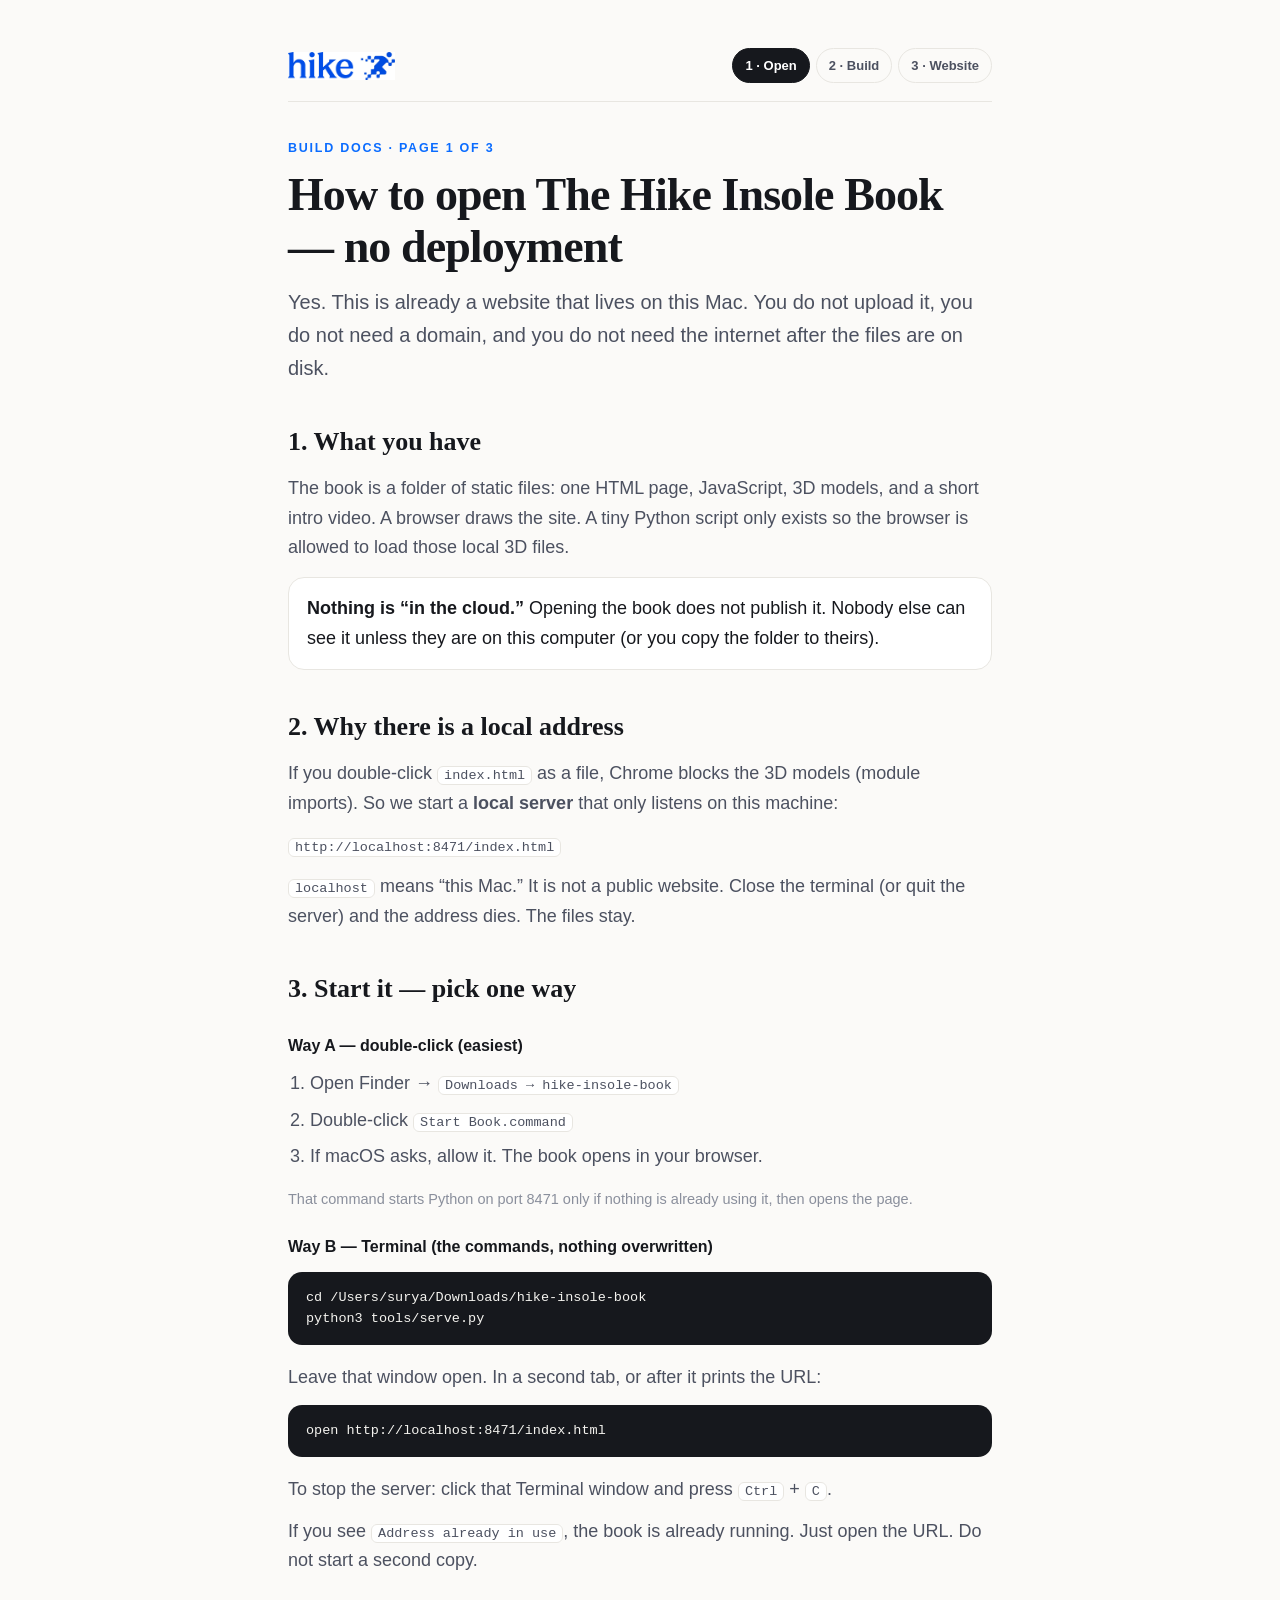
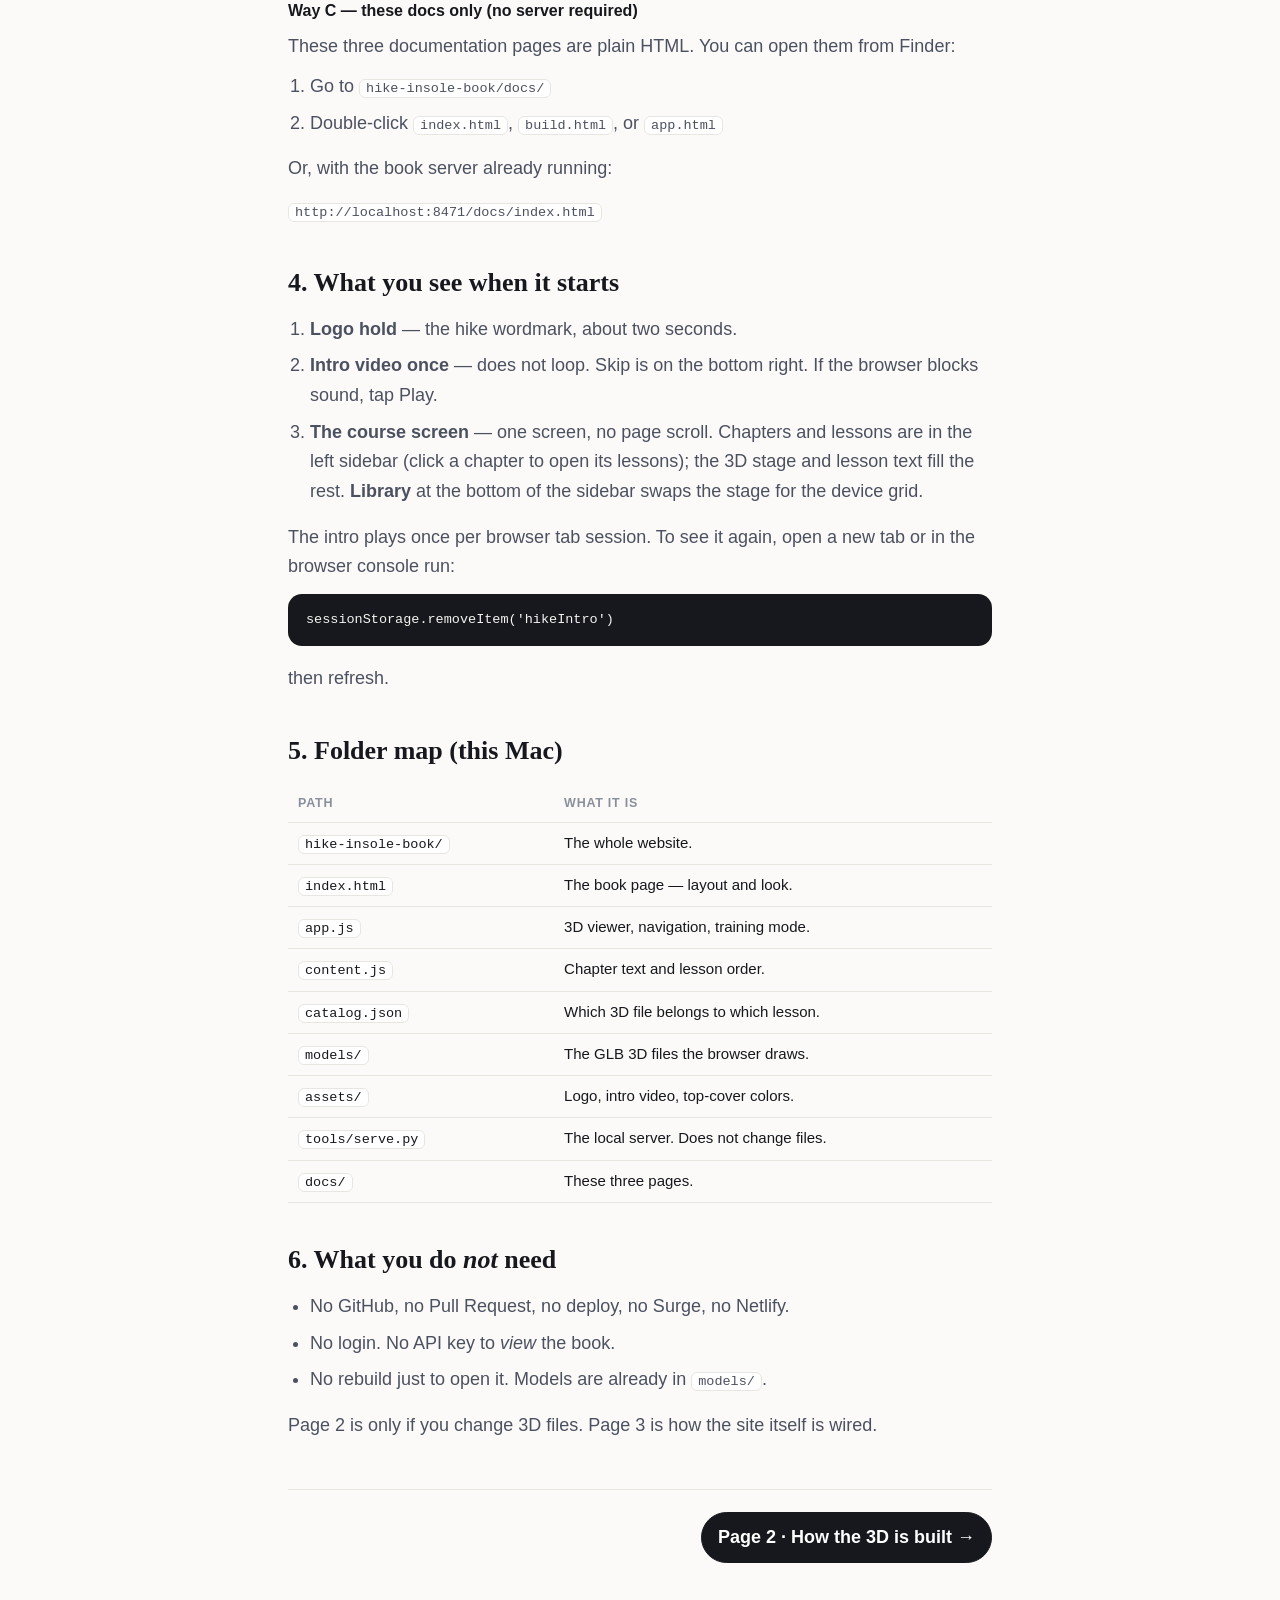
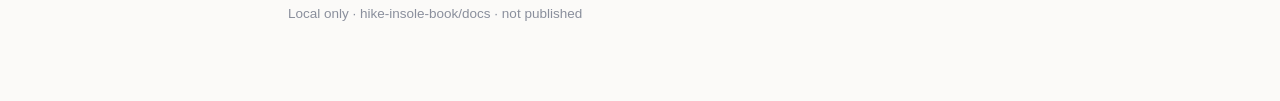
<file: docs/index.html>
<!doctype html>
<html lang="en">
<head>
<meta charset="utf-8">
<meta name="viewport" content="width=device-width, initial-scale=1">
<title>Page 1 · How to open the book</title>
<link rel="stylesheet" href="./docs.css">
</head>
<body>
<div class="wrap">
  <header>
    <img src="../assets/hike-logo.jpg" alt="hike">
    <nav>
      <a class="on" href="./index.html">1 · Open</a>
      <a href="./build.html">2 · Build</a>
      <a href="./app.html">3 · Website</a>
    </nav>
  </header>

  <div class="kicker">Build docs · Page 1 of 3</div>
  <h1>How to open The Hike Insole Book — no deployment</h1>
  <p class="lede">Yes. This is already a website that lives on this Mac. You do not upload it, you do not need a domain, and you do not need the internet after the files are on disk.</p>

  <h2>1. What you have</h2>
  <p>The book is a folder of static files: one HTML page, JavaScript, 3D models, and a short intro video. A browser draws the site. A tiny Python script only exists so the browser is allowed to load those local 3D files.</p>
  <div class="card">
    <b>Nothing is “in the cloud.”</b> Opening the book does not publish it. Nobody else can see it unless they are on this computer (or you copy the folder to theirs).
  </div>

  <h2>2. Why there is a local address</h2>
  <p>If you double-click <code>index.html</code> as a file, Chrome blocks the 3D models (module imports). So we start a <b>local server</b> that only listens on this machine:</p>
  <p><code>http://localhost:8471/index.html</code></p>
  <p><code>localhost</code> means “this Mac.” It is not a public website. Close the terminal (or quit the server) and the address dies. The files stay.</p>

  <h2>3. Start it — pick one way</h2>
  <h3>Way A — double-click (easiest)</h3>
  <ol class="steps">
    <li>Open Finder → <span class="path">Downloads → hike-insole-book</span></li>
    <li>Double-click <span class="path">Start Book.command</span></li>
    <li>If macOS asks, allow it. The book opens in your browser.</li>
  </ol>
  <p class="note">That command starts Python on port 8471 only if nothing is already using it, then opens the page.</p>

  <h3>Way B — Terminal (the commands, nothing overwritten)</h3>
<pre><code>cd /Users/surya/Downloads/hike-insole-book
python3 tools/serve.py</code></pre>
  <p>Leave that window open. In a second tab, or after it prints the URL:</p>
<pre><code>open http://localhost:8471/index.html</code></pre>
  <p>To stop the server: click that Terminal window and press <kbd>Ctrl</kbd> + <kbd>C</kbd>.</p>
  <p>If you see <code>Address already in use</code>, the book is already running. Just open the URL. Do not start a second copy.</p>

  <h3>Way C — these docs only (no server required)</h3>
  <p>These three documentation pages are plain HTML. You can open them from Finder:</p>
  <ol class="steps">
    <li>Go to <span class="path">hike-insole-book/docs/</span></li>
    <li>Double-click <span class="path">index.html</span>, <span class="path">build.html</span>, or <span class="path">app.html</span></li>
  </ol>
  <p>Or, with the book server already running:</p>
  <p><code>http://localhost:8471/docs/index.html</code></p>

  <h2>4. What you see when it starts</h2>
  <ol class="steps">
    <li><b>Logo hold</b> — the hike wordmark, about two seconds.</li>
    <li><b>Intro video once</b> — does not loop. Skip is on the bottom right. If the browser blocks sound, tap Play.</li>
    <li><b>The course screen</b> — one screen, no page scroll. Chapters and lessons are in the left sidebar (click a chapter to open its lessons); the 3D stage and lesson text fill the rest. <b>Library</b> at the bottom of the sidebar swaps the stage for the device grid.</li>
  </ol>
  <p>The intro plays once per browser tab session. To see it again, open a new tab or in the browser console run:</p>
<pre><code>sessionStorage.removeItem('hikeIntro')</code></pre>
  <p>then refresh.</p>

  <h2>5. Folder map (this Mac)</h2>
  <table>
    <tr><th>Path</th><th>What it is</th></tr>
    <tr><td><span class="path">hike-insole-book/</span></td><td>The whole website.</td></tr>
    <tr><td><span class="path">index.html</span></td><td>The book page — layout and look.</td></tr>
    <tr><td><span class="path">app.js</span></td><td>3D viewer, navigation, training mode.</td></tr>
    <tr><td><span class="path">content.js</span></td><td>Chapter text and lesson order.</td></tr>
    <tr><td><span class="path">catalog.json</span></td><td>Which 3D file belongs to which lesson.</td></tr>
    <tr><td><span class="path">models/</span></td><td>The GLB 3D files the browser draws.</td></tr>
    <tr><td><span class="path">assets/</span></td><td>Logo, intro video, top-cover colors.</td></tr>
    <tr><td><span class="path">tools/serve.py</span></td><td>The local server. Does not change files.</td></tr>
    <tr><td><span class="path">docs/</span></td><td>These three pages.</td></tr>
  </table>

  <h2>6. What you do <em>not</em> need</h2>
  <ul class="plain">
    <li>No GitHub, no Pull Request, no deploy, no Surge, no Netlify.</li>
    <li>No login. No API key to <em>view</em> the book.</li>
    <li>No rebuild just to open it. Models are already in <span class="path">models/</span>.</li>
  </ul>
  <p>Page 2 is only if you change 3D files. Page 3 is how the site itself is wired.</p>

  <div class="pager">
    <span></span>
    <a class="next" href="./build.html">Page 2 · How the 3D is built →</a>
  </div>
  <footer>Local only · hike-insole-book/docs · not published</footer>
</div>
</body>
</html>
</file>
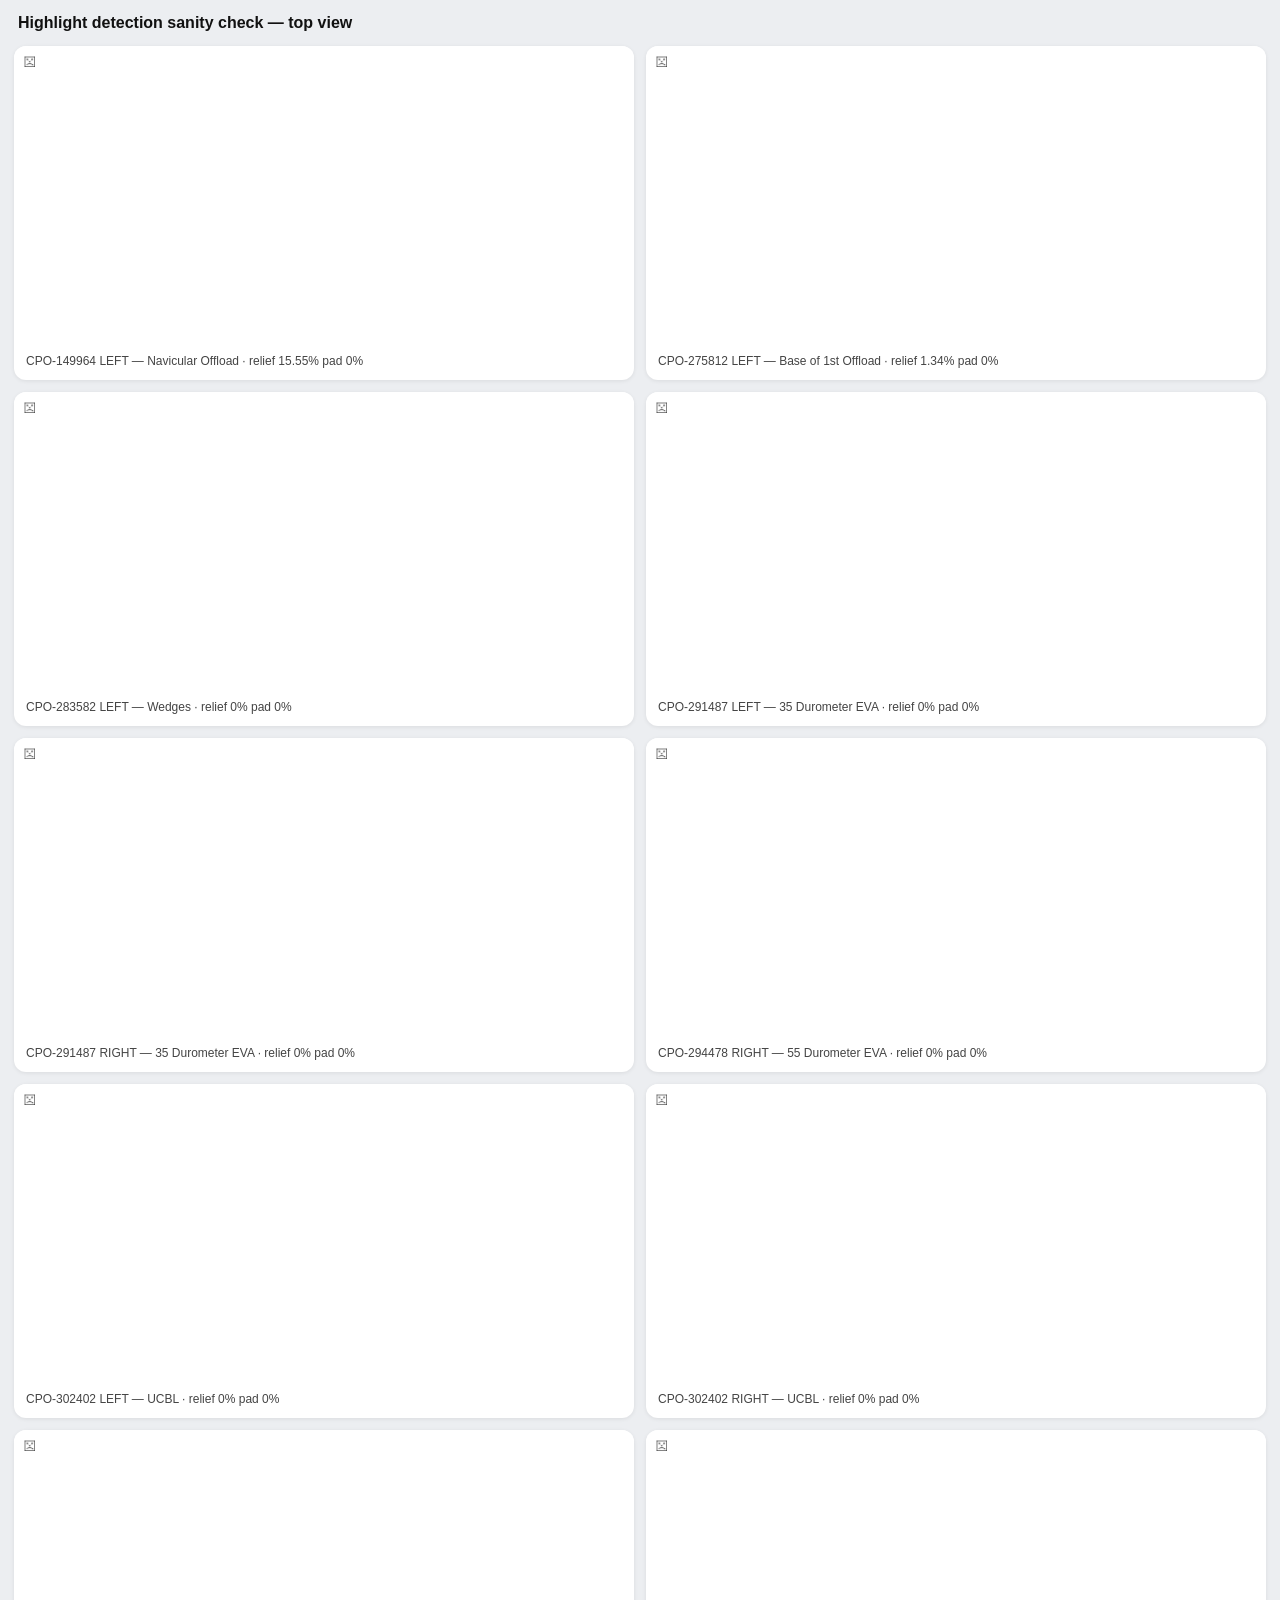
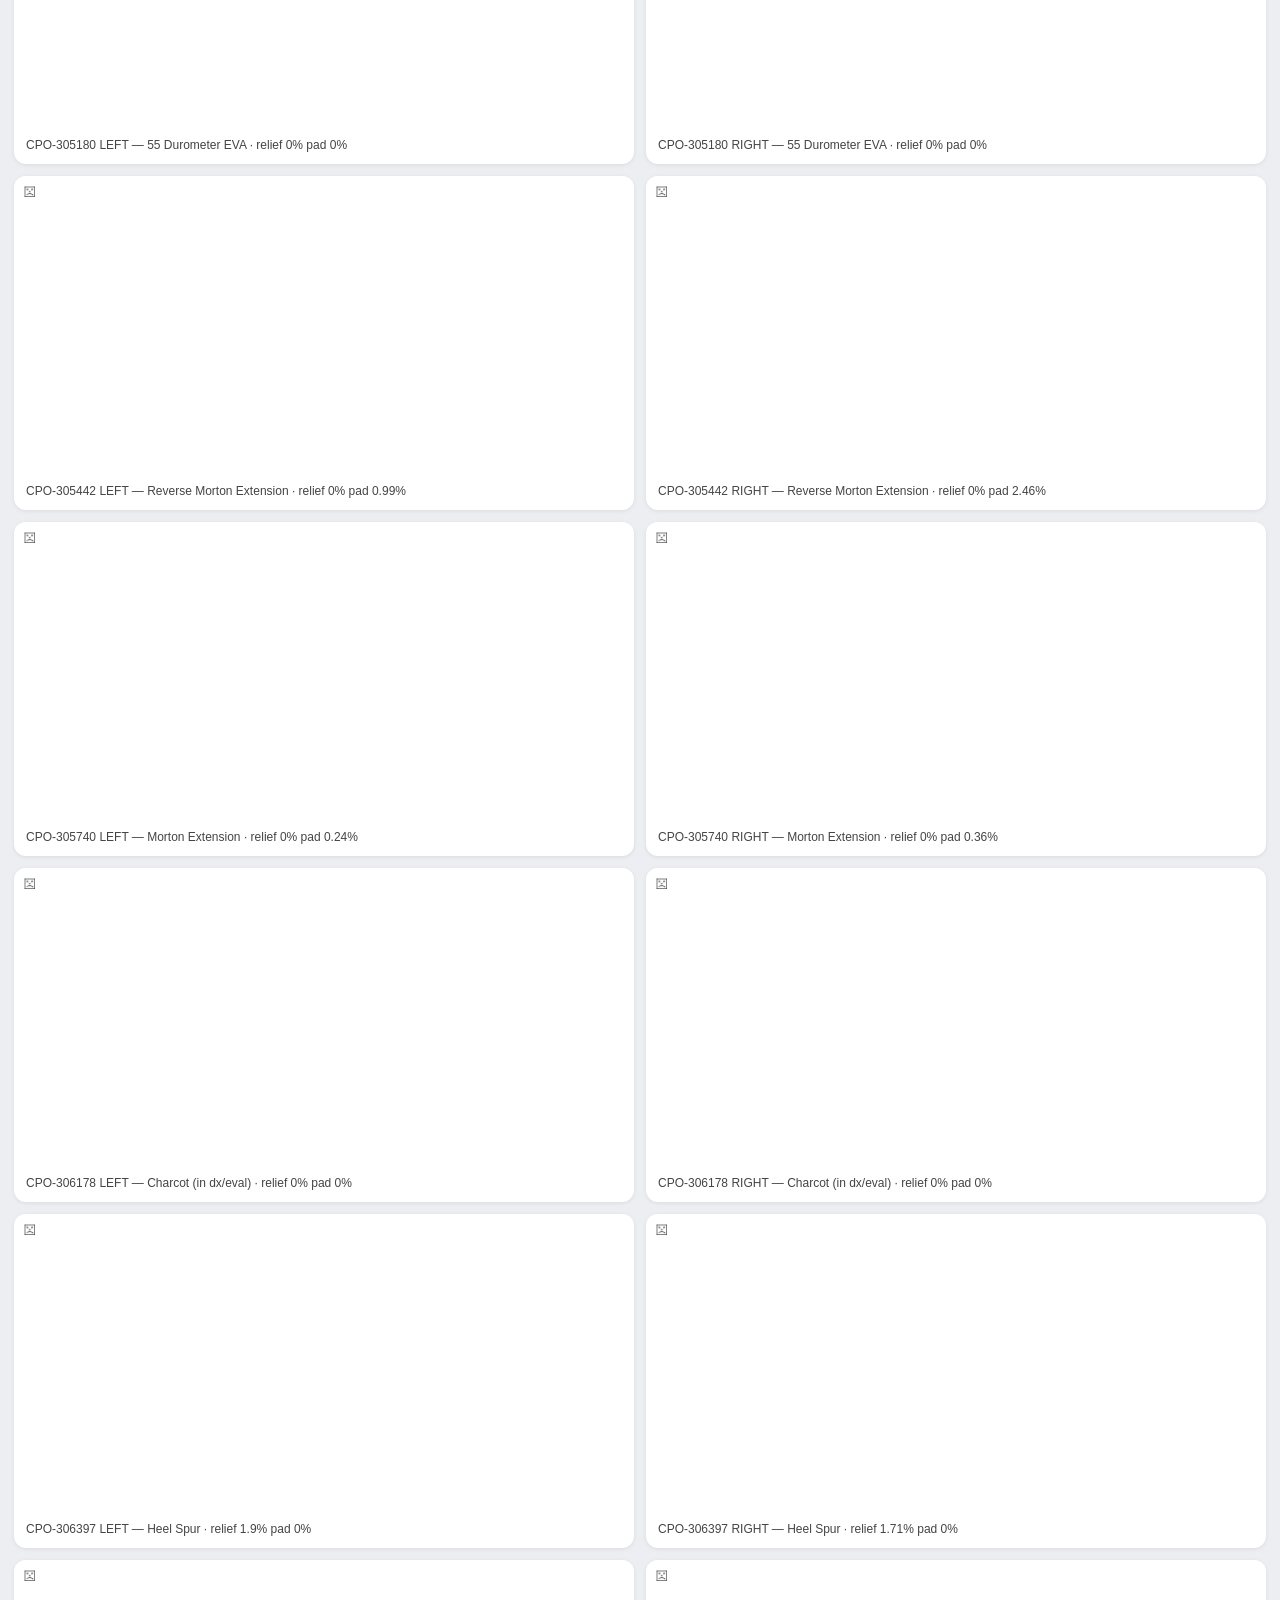
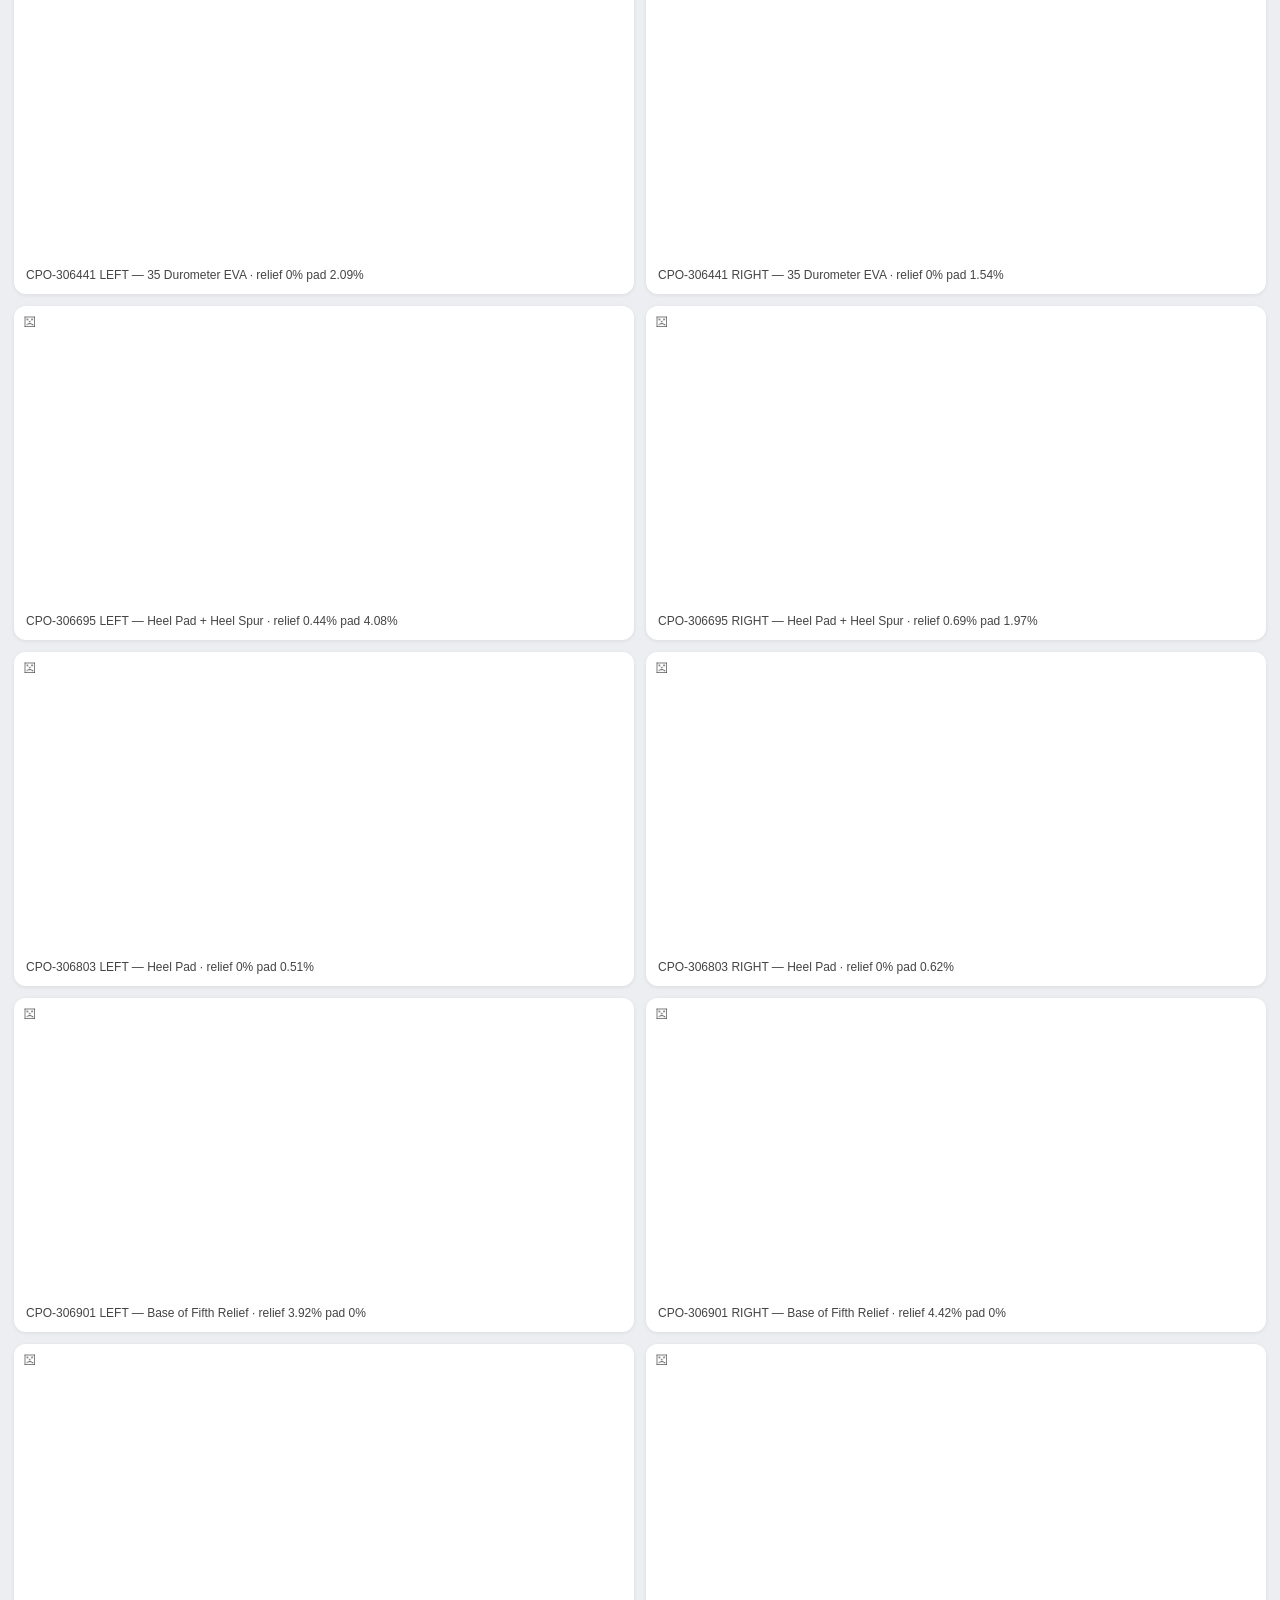
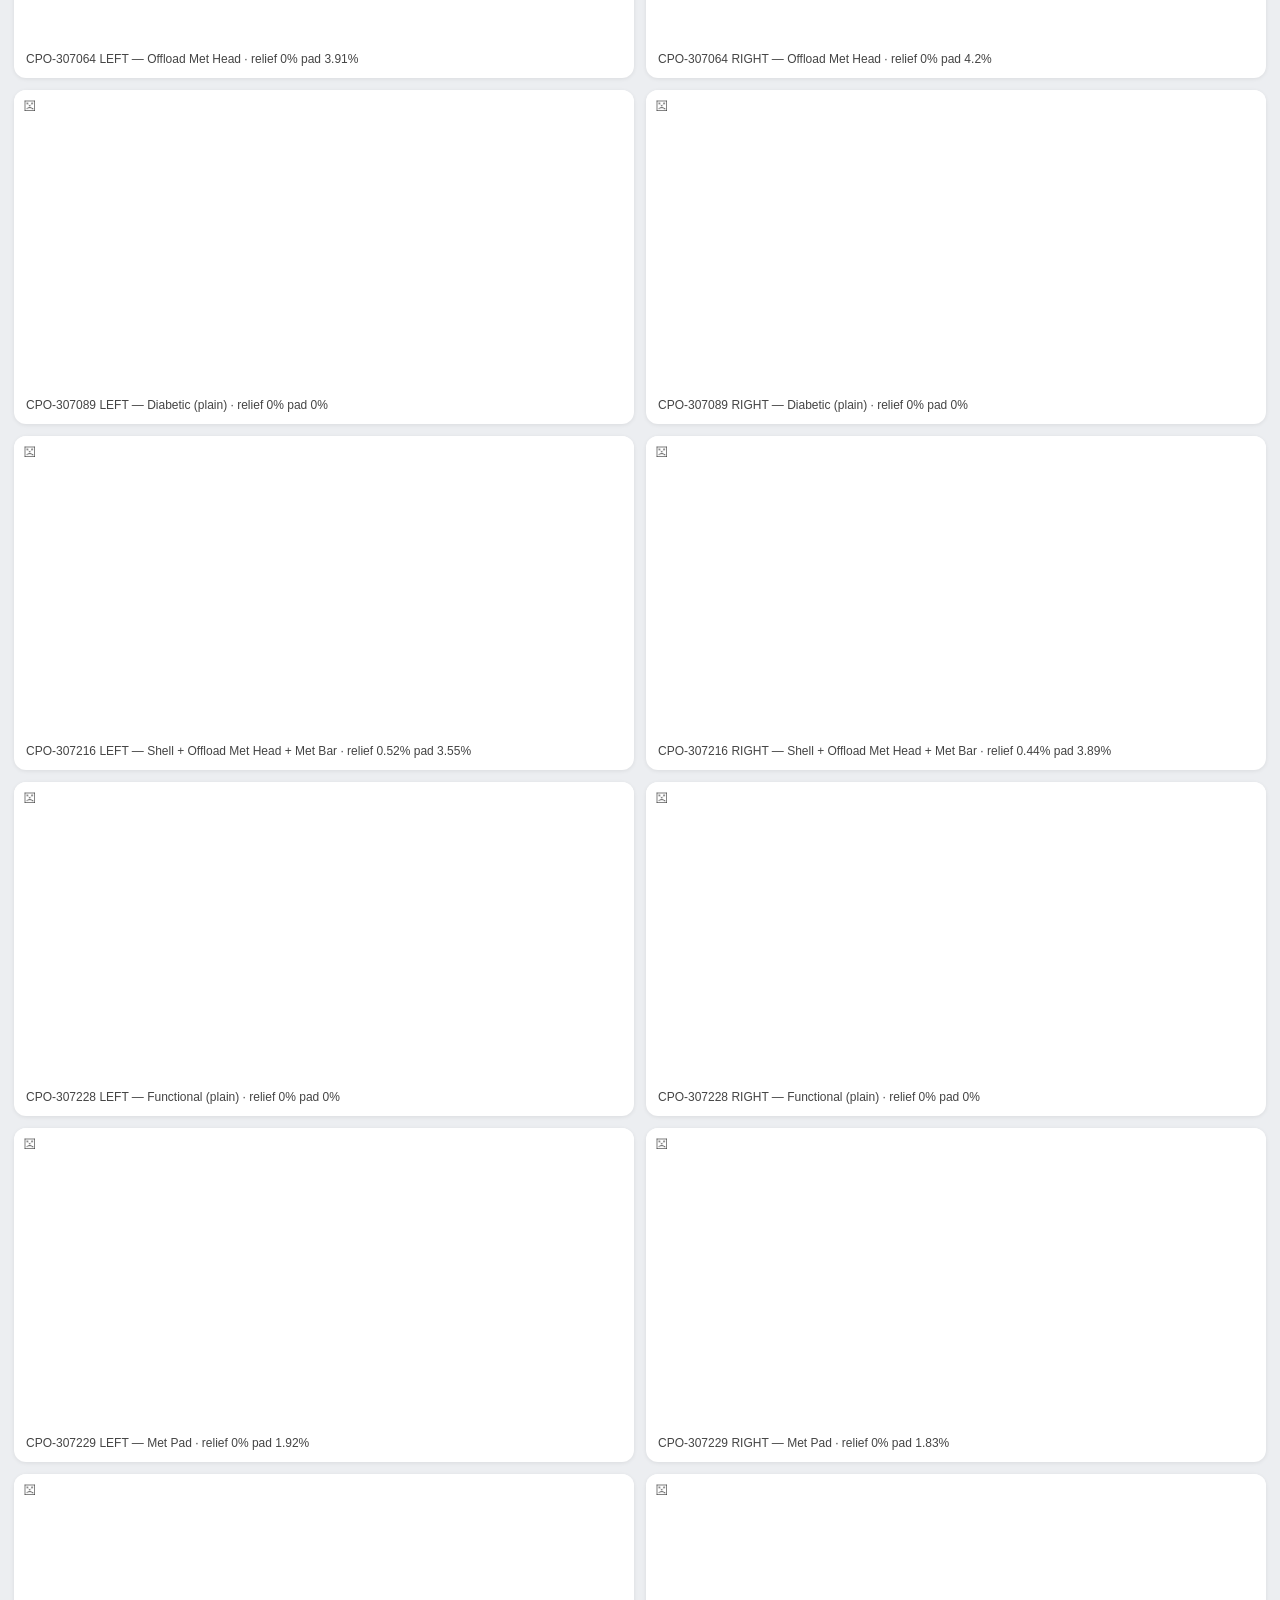
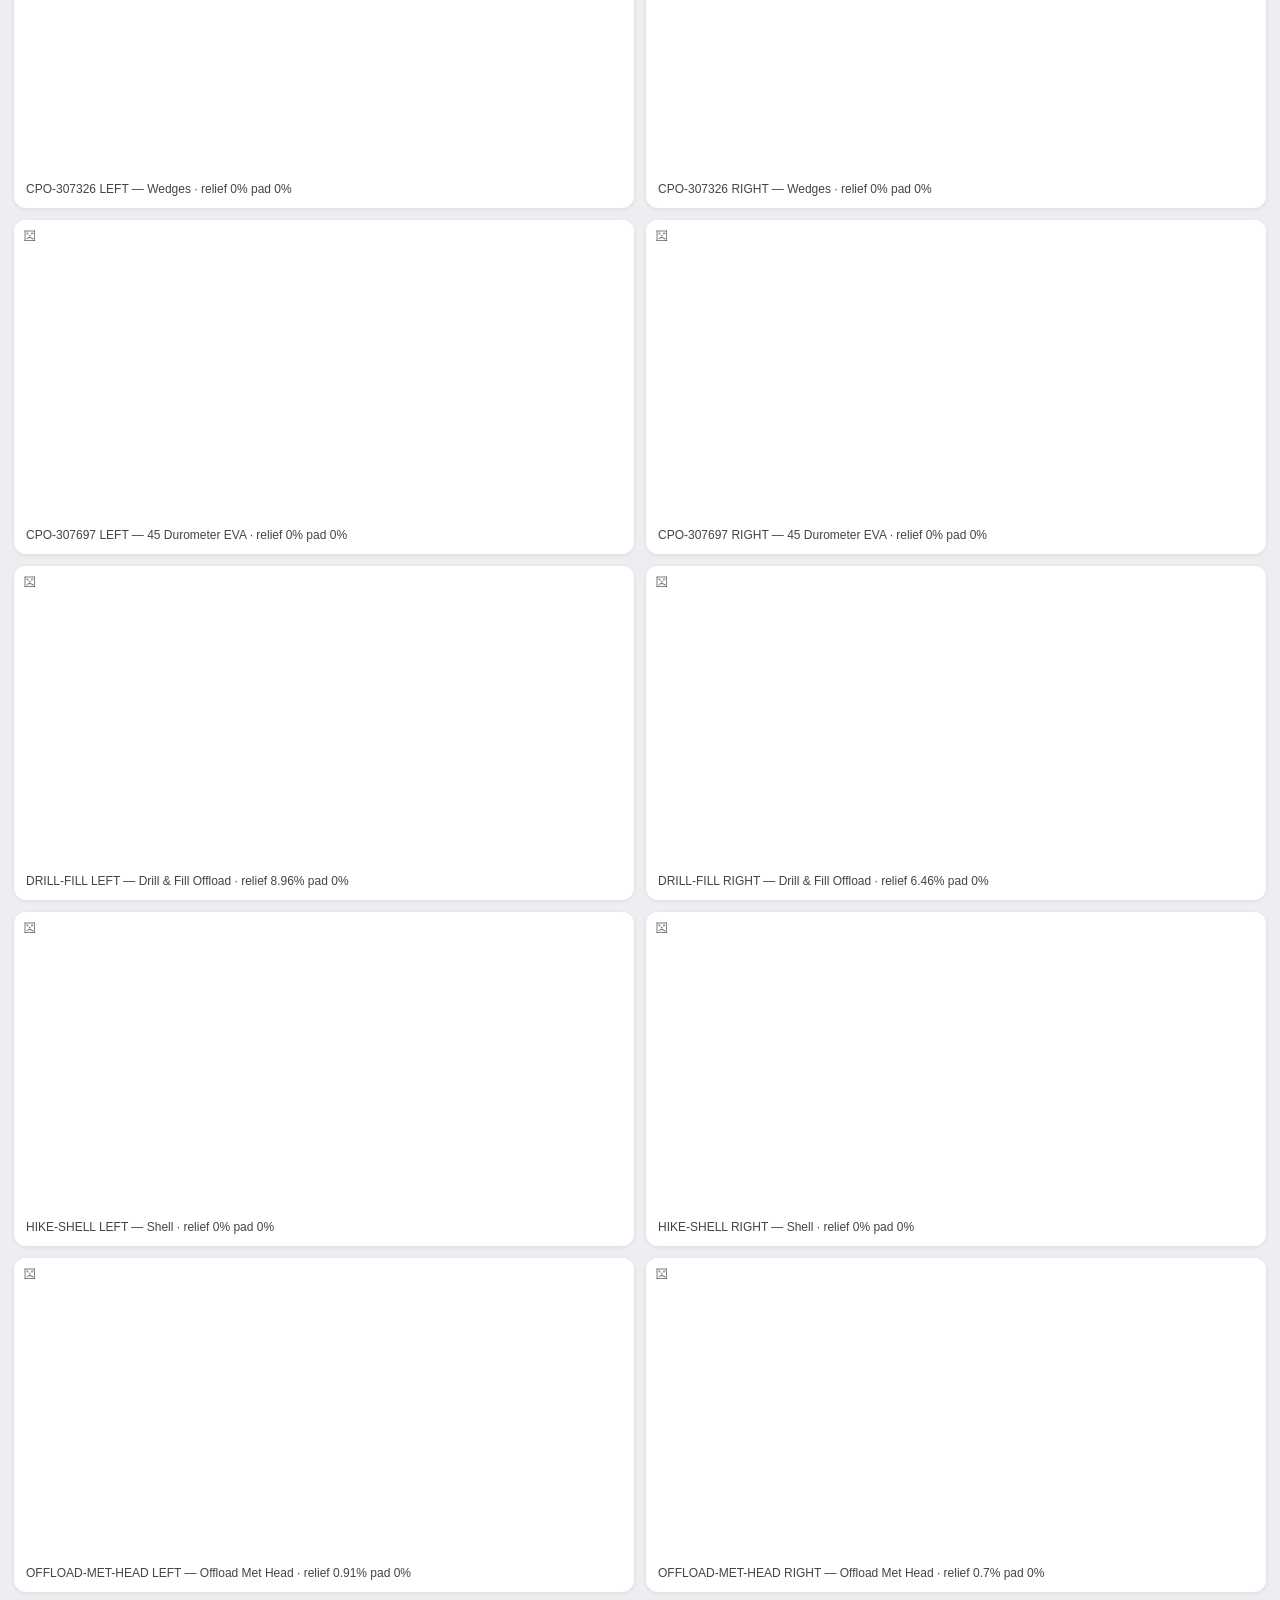
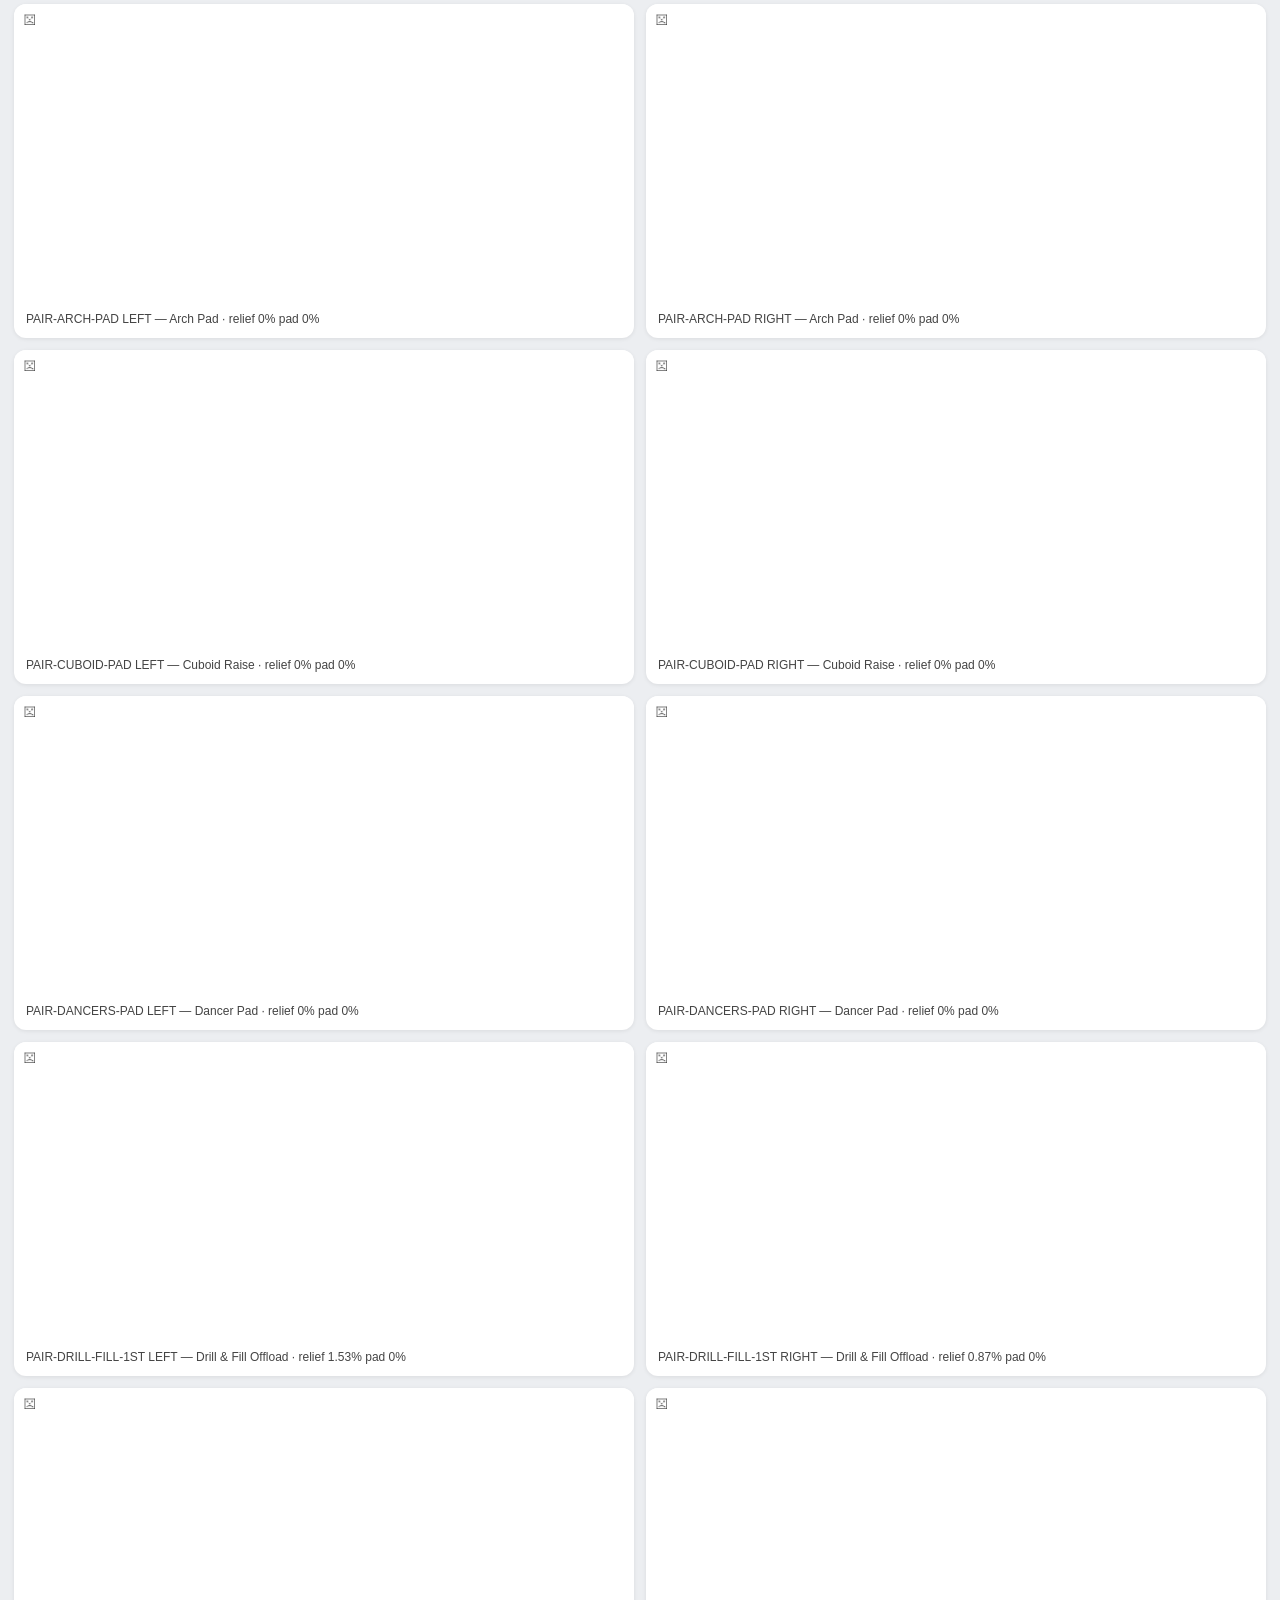
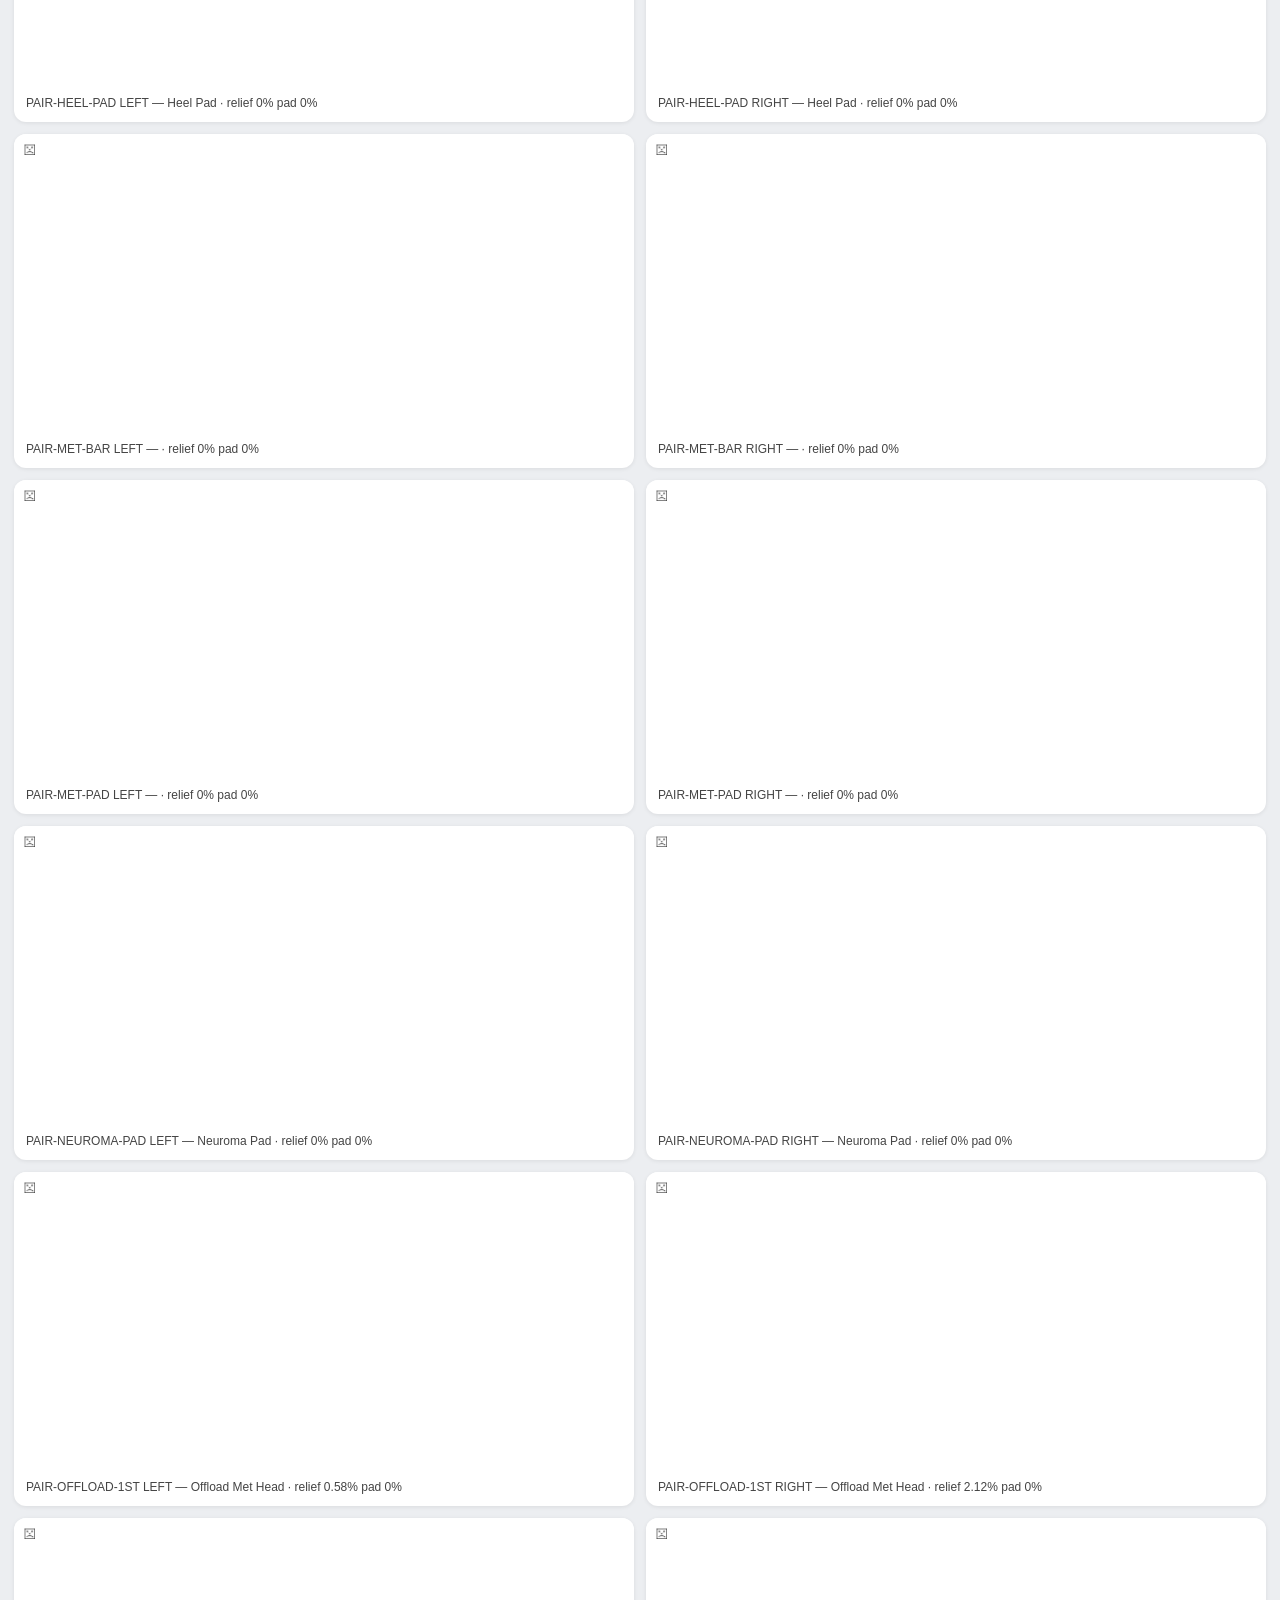
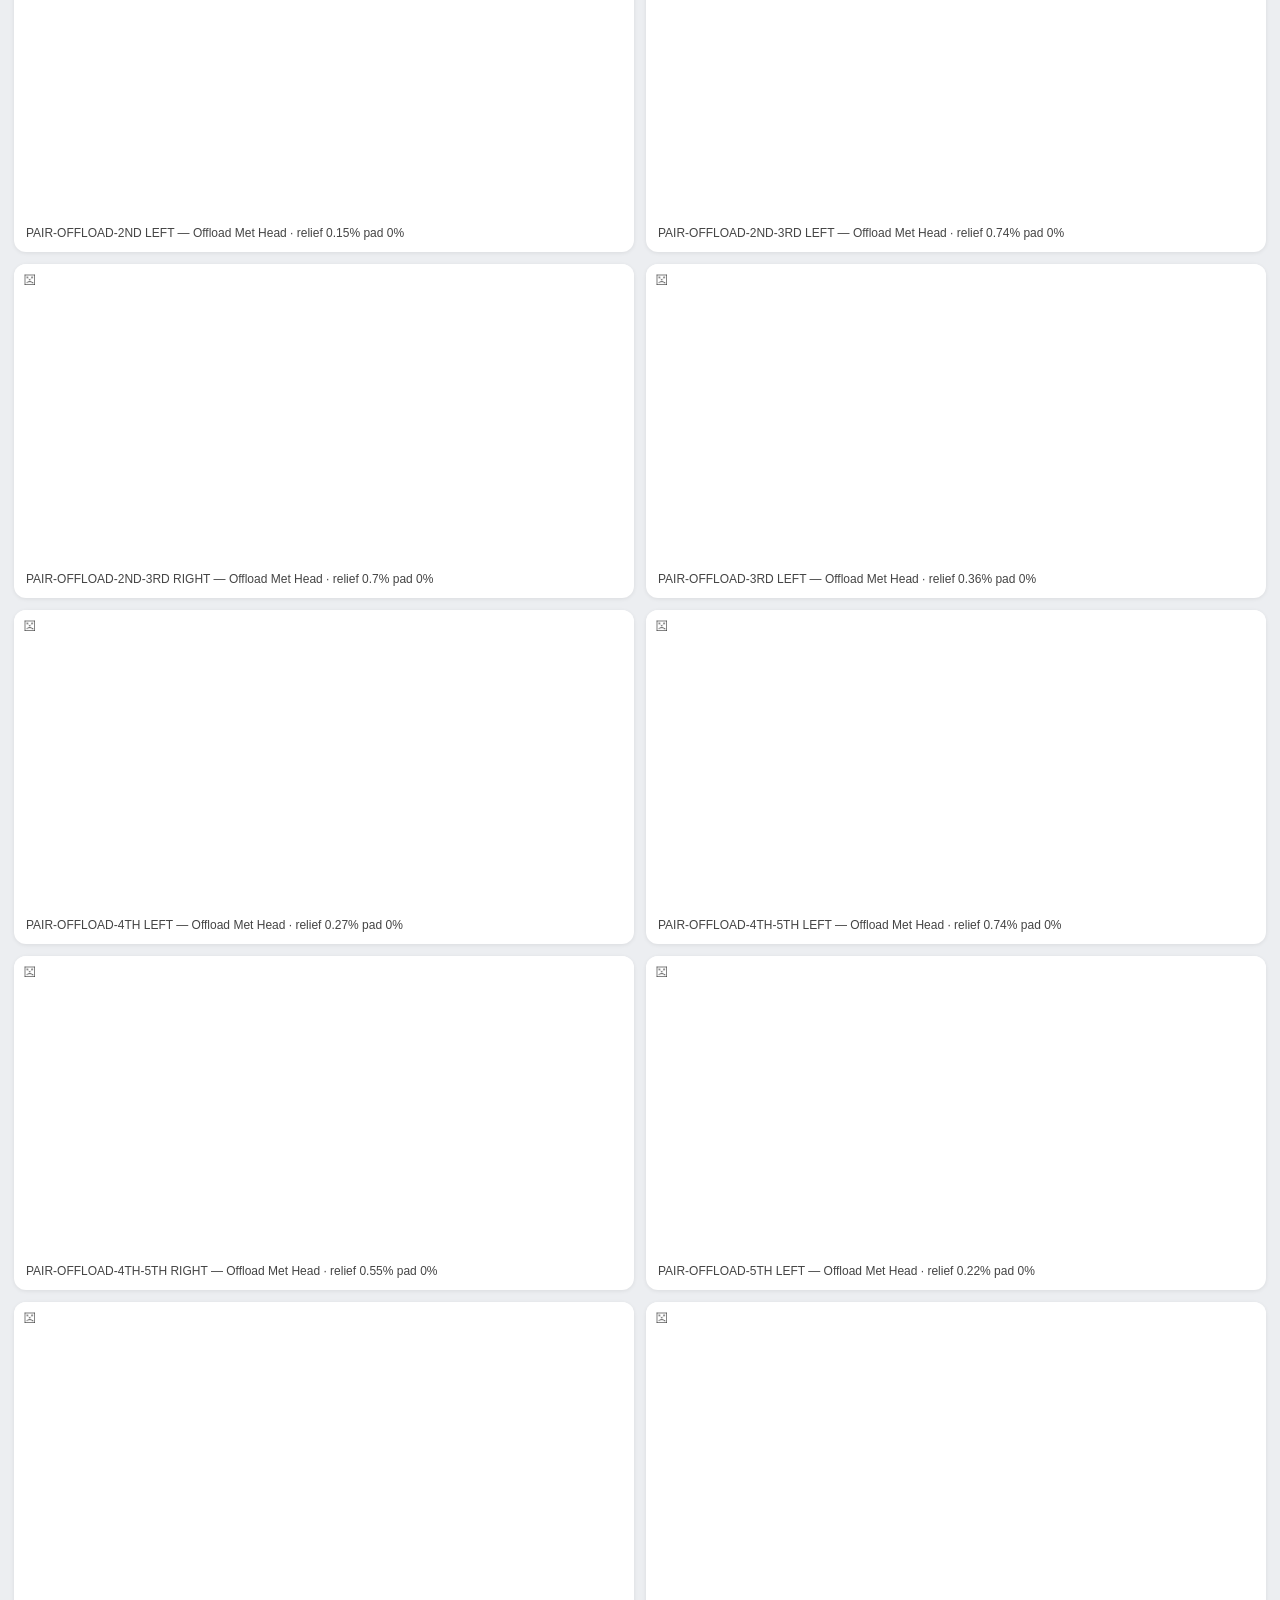
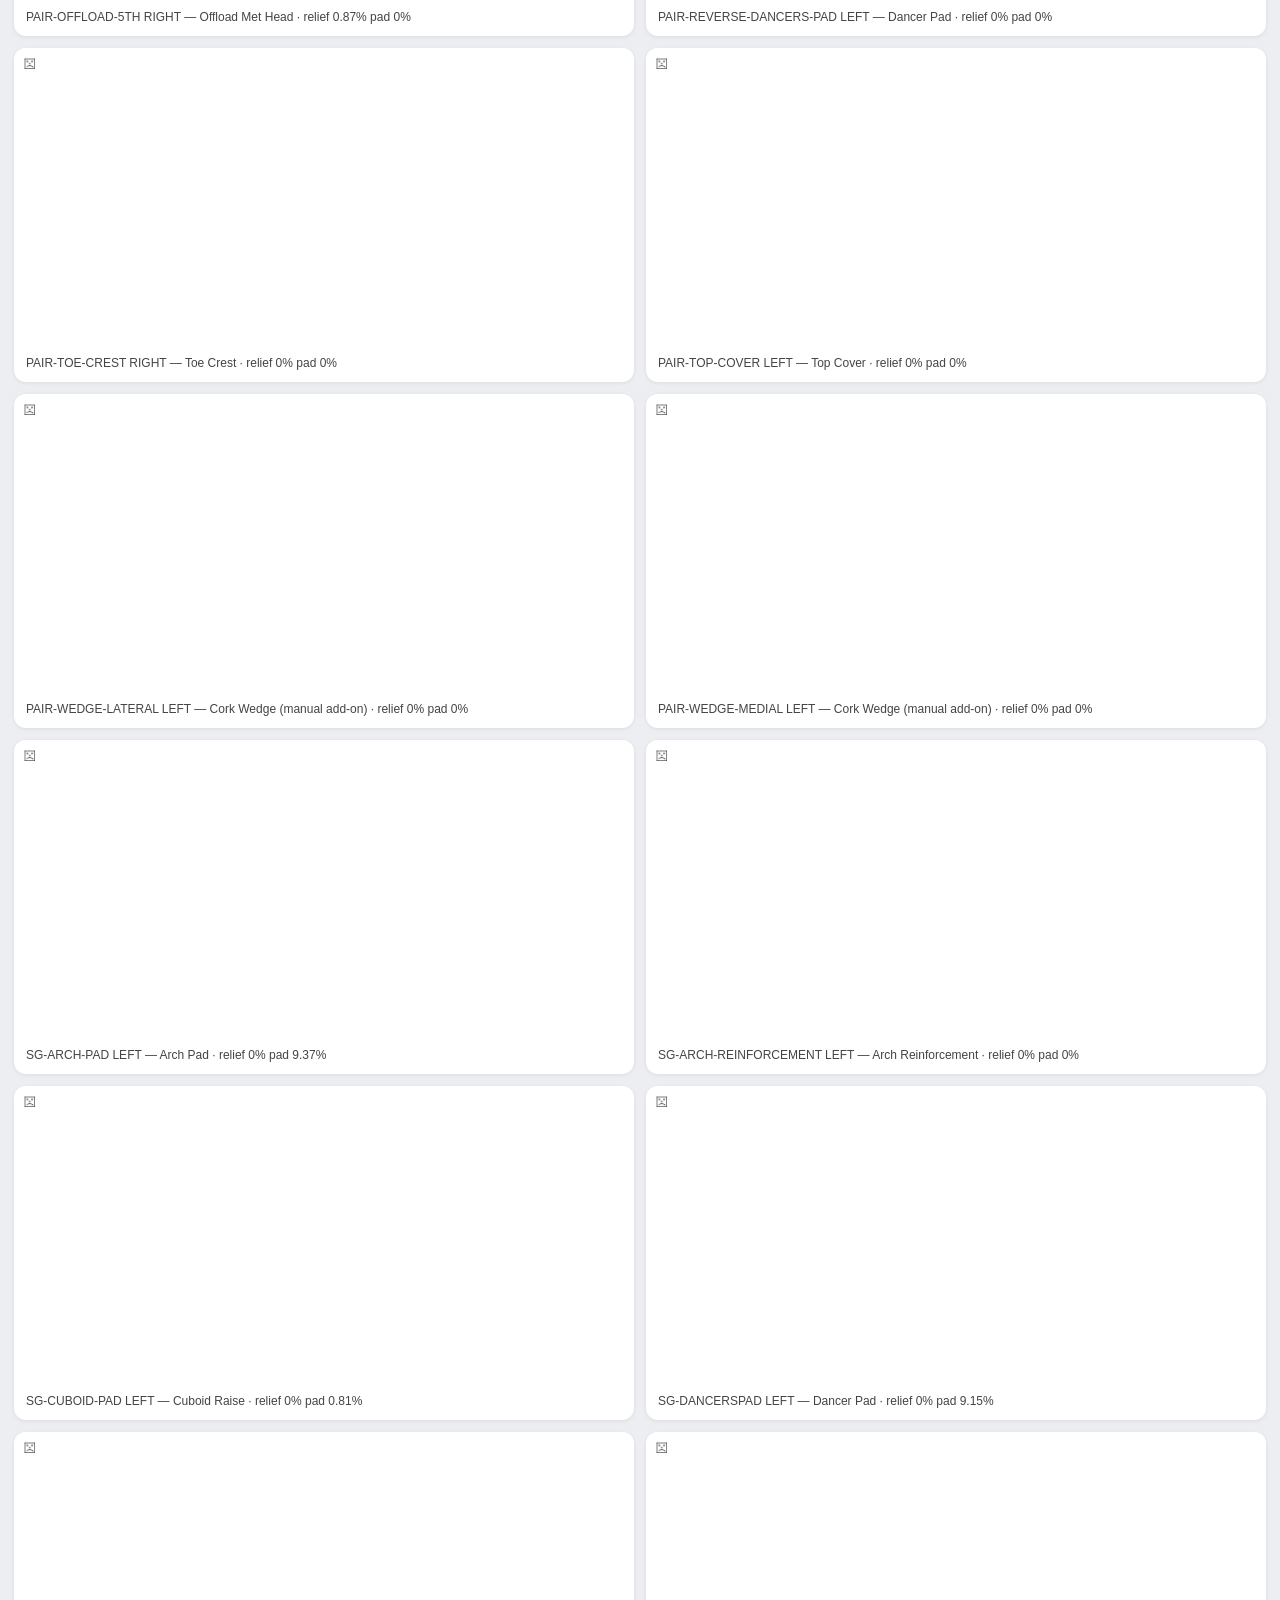
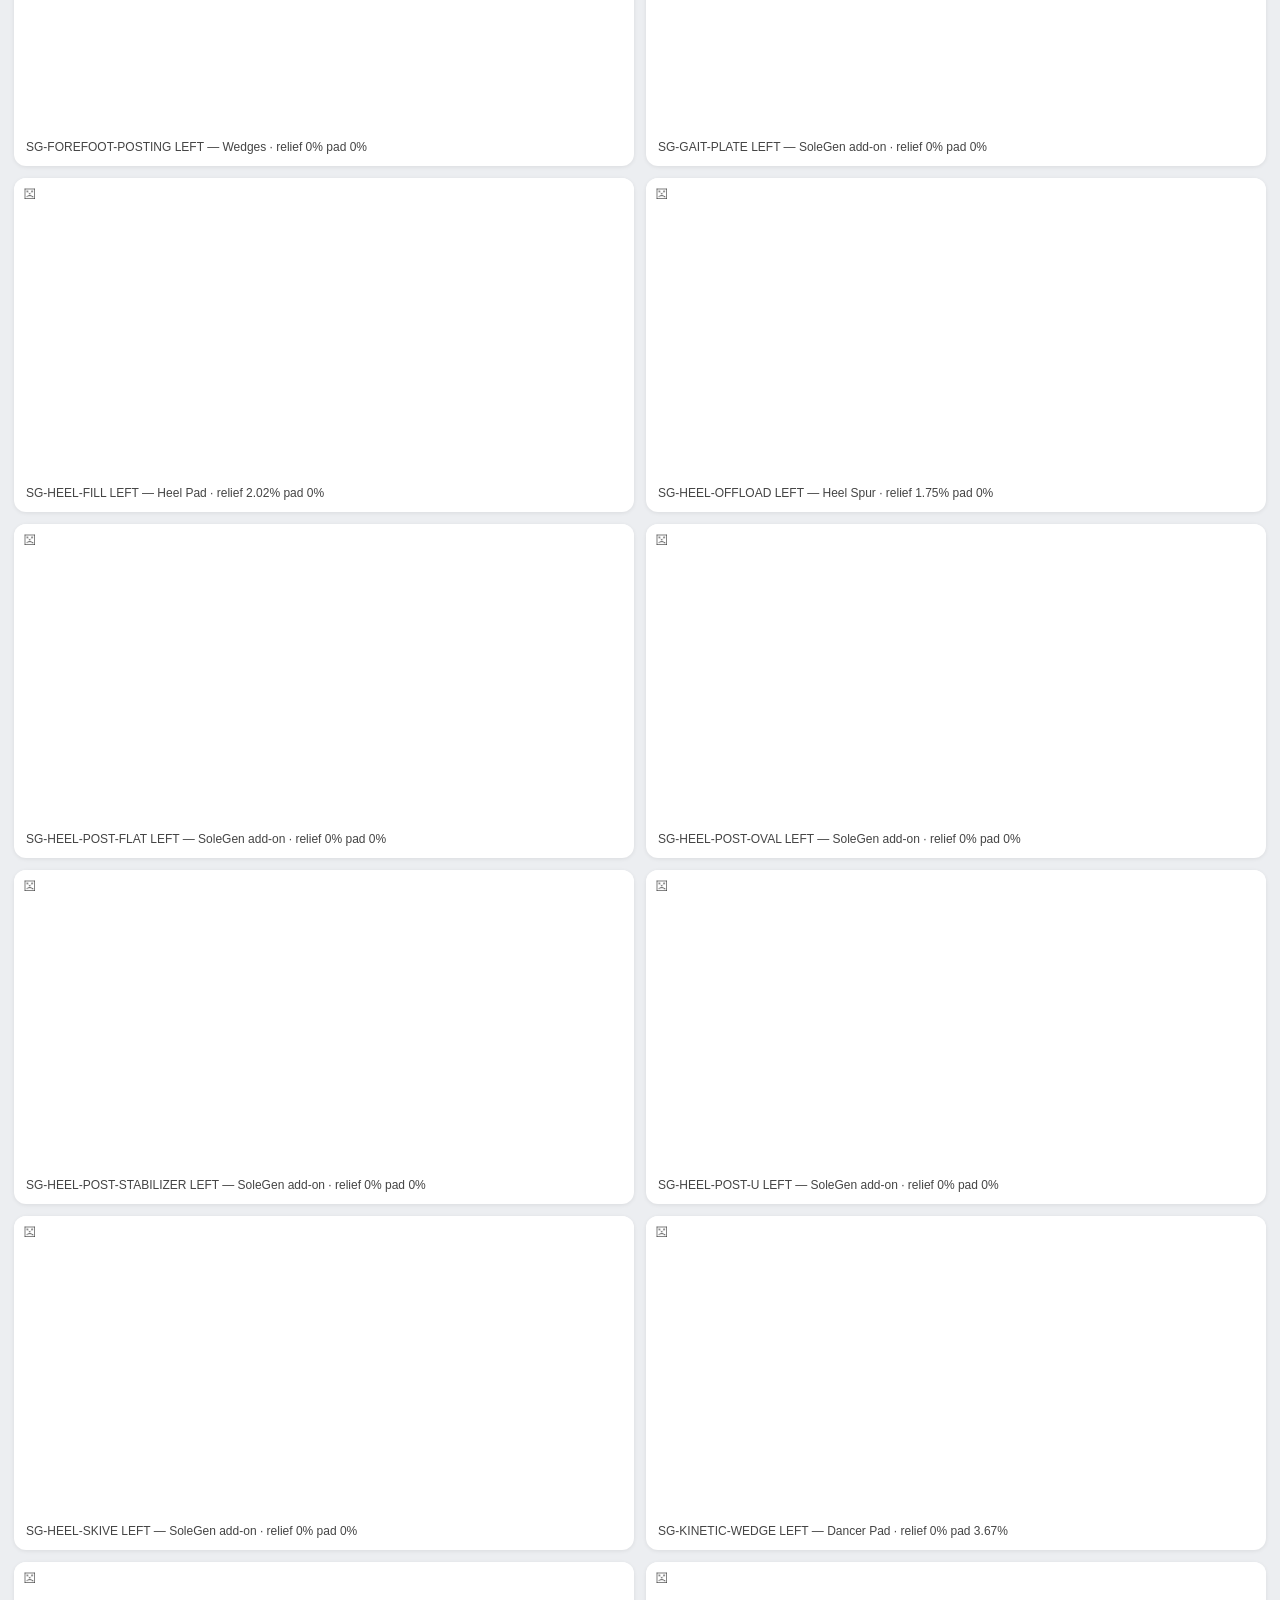
<file: sanity.html>
<!doctype html>
<html lang="en">
<head>
<meta charset="utf-8">
<title>Sanity — highlight detection check</title>
<style>
  body{margin:0;font-family:-apple-system,sans-serif;background:#eceef1;color:#111}
  h1{font-size:16px;padding:14px 18px;margin:0}
  #grid{display:grid;grid-template-columns:repeat(auto-fill,minmax(420px,1fr));gap:12px;padding:0 14px 24px}
  .card{background:#fff;border-radius:12px;overflow:hidden;box-shadow:0 1px 4px rgba(0,0,0,.08)}
  .card canvas{width:100%;height:300px;display:block}
  .card p{margin:0;padding:8px 12px 12px;font-size:12px;color:#444}
</style>
</head>
<body>
<h1>Highlight detection sanity check — top view</h1>
<div id="grid"></div>
<script type="importmap">
{"imports":{"three":"./vendor/three.module.min.js","three/addons/loaders/GLTFLoader.js":"./vendor/GLTFLoader.js"}}
</script>
<script type="module">
import * as THREE from 'three';
import { GLTFLoader } from 'three/addons/loaders/GLTFLoader.js';

const catalog = await (await fetch('./catalog.json')).json();
const grid = document.getElementById('grid');
const loader = new GLTFLoader();

function makeCard(entry, side){
  const m = entry.models[side];
  const card = document.createElement('div');
  card.className = 'card';
  const canvas = document.createElement('canvas');
  const label = document.createElement('p');
  label.textContent = `${entry.po} ${side} — ${entry.categories.join(' + ')} · relief ${m.relief_area_pct}% pad ${m.pad_area_pct}%`;
  card.append(canvas, label);
  grid.append(card);

  const W = 420, H = 300;
  const renderer = new THREE.WebGLRenderer({canvas, antialias:true, alpha:true});
  renderer.setSize(W, H, false);
  renderer.setPixelRatio(2);
  const scene = new THREE.Scene();
  scene.background = new THREE.Color(0xf2f3f5);
  const cam = new THREE.PerspectiveCamera(30, W/H, 1, 4000);
  scene.add(new THREE.HemisphereLight(0xffffff, 0x8890a0, 1.5));
  const key = new THREE.DirectionalLight(0xffffff, 2.4); key.position.set(150, 400, 220); scene.add(key);
  const fill = new THREE.DirectionalLight(0xcfd8ff, 0.9); fill.position.set(-200, 150, -120); scene.add(fill);

  loader.load(m.file, g => {
    g.scene.traverse(o => {
      if (o.isMesh && !o.geometry.attributes.normal) o.geometry.computeVertexNormals();
      if (o.isMesh) o.material = new THREE.MeshStandardMaterial({
        vertexColors:true, roughness:.55, metalness:.08,
        color: 0xbfc2c8   /* multiplies vertex colors up so sculpt reads */
      });
    });
    scene.add(g.scene);
    // orient flat: thinnest bbox axis is the insole's up; make it +Y
    let box = new THREE.Box3().setFromObject(g.scene);
    let size = box.getSize(new THREE.Vector3());
    const dims = [['x',size.x],['y',size.y],['z',size.z]].sort((a,b)=>a[1]-b[1]);
    const thin = dims[0][0];
    if (thin === 'z') g.scene.rotation.x = -Math.PI/2;
    else if (thin === 'x') g.scene.rotation.z = Math.PI/2;
    g.scene.updateMatrixWorld(true);
    box = new THREE.Box3().setFromObject(g.scene);
    size = box.getSize(new THREE.Vector3());
    const c = box.getCenter(new THREE.Vector3());
    const longest = Math.max(size.x, size.z);
    // top-down, slight tilt so depth reads; length axis across the canvas
    const lenAxis = size.x >= size.z ? 'x' : 'z';
    cam.position.set(c.x + (lenAxis==='z'? longest*0.12 : 0),
                     c.y + longest * 1.15,
                     c.z + (lenAxis==='x'? longest*0.12 : 0));
    cam.up.set(lenAxis==='x' ? 0 : 1, 0, lenAxis==='x' ? -1 : 0);
    cam.lookAt(c);
    renderer.render(scene, cam);
  });
}
for (const entry of catalog)
  for (const side of Object.keys(entry.models)) makeCard(entry, side);
</script>
</body>
</html>
</file>
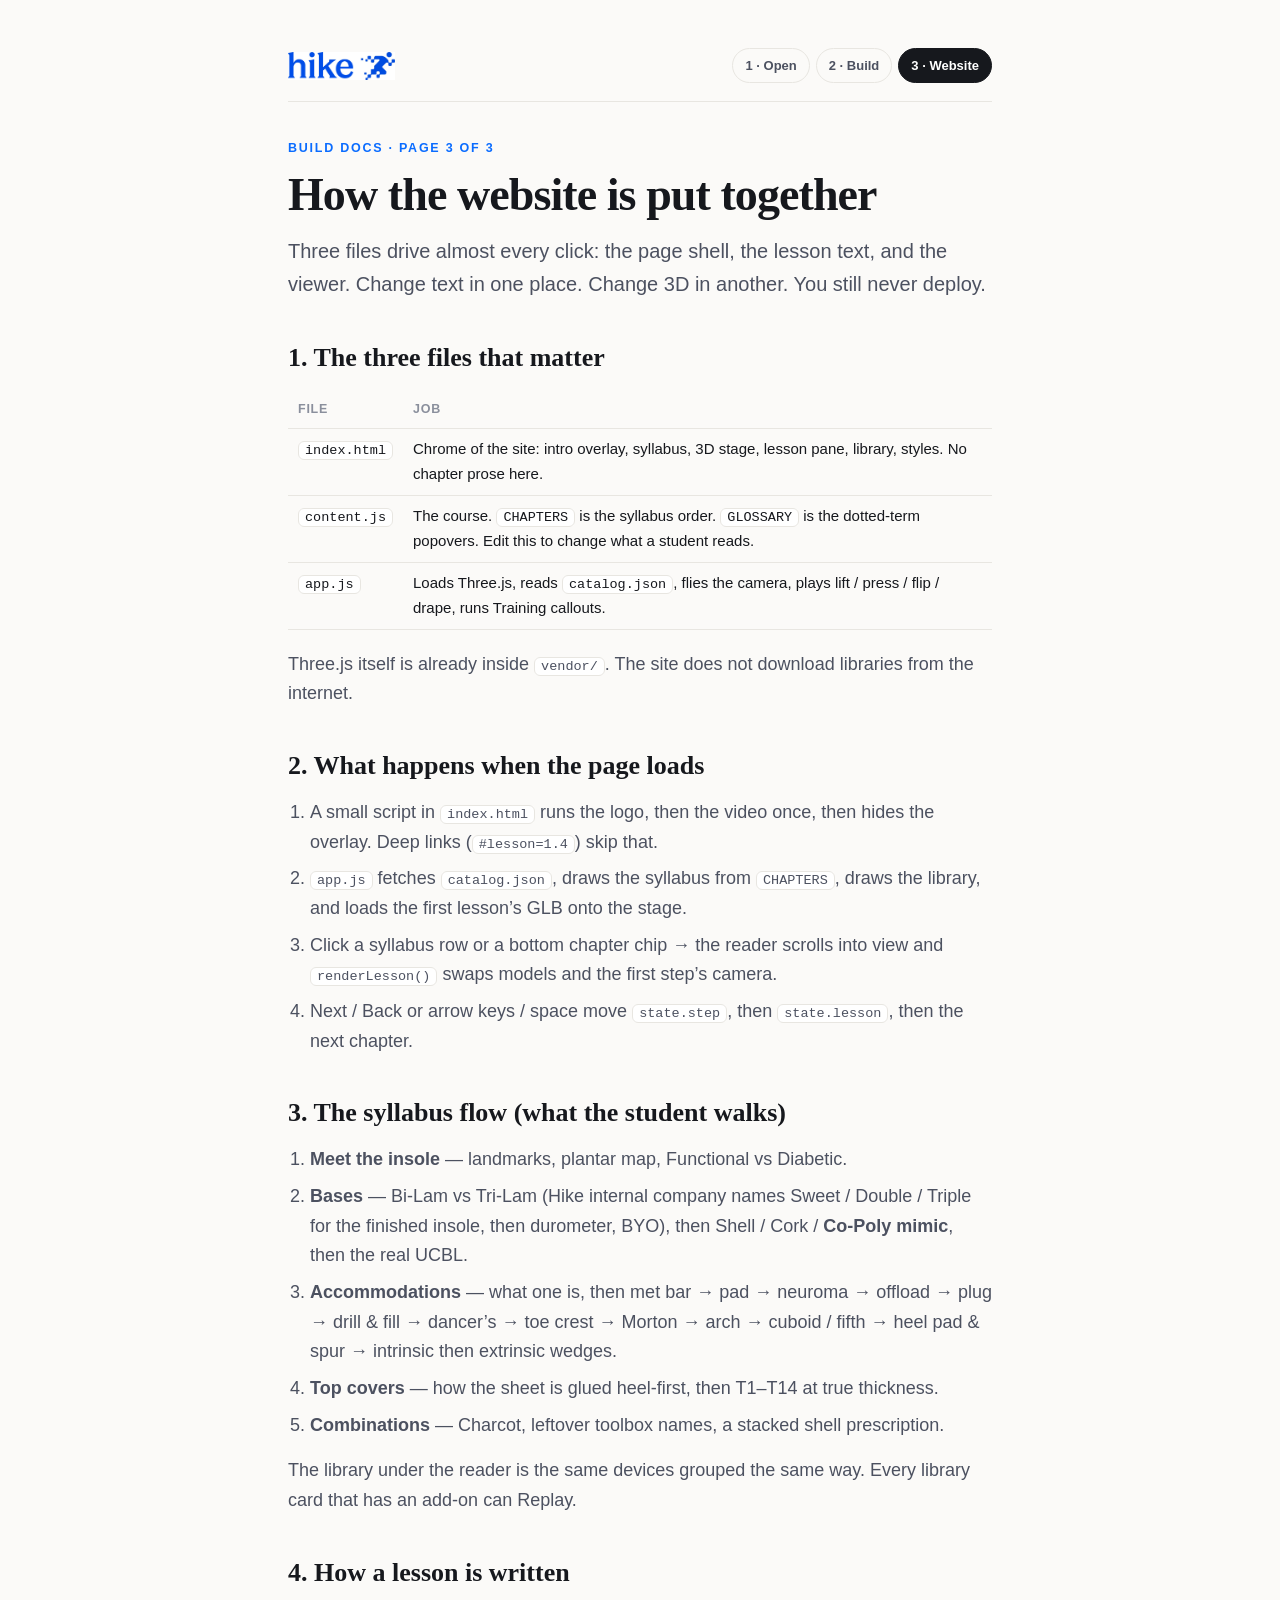
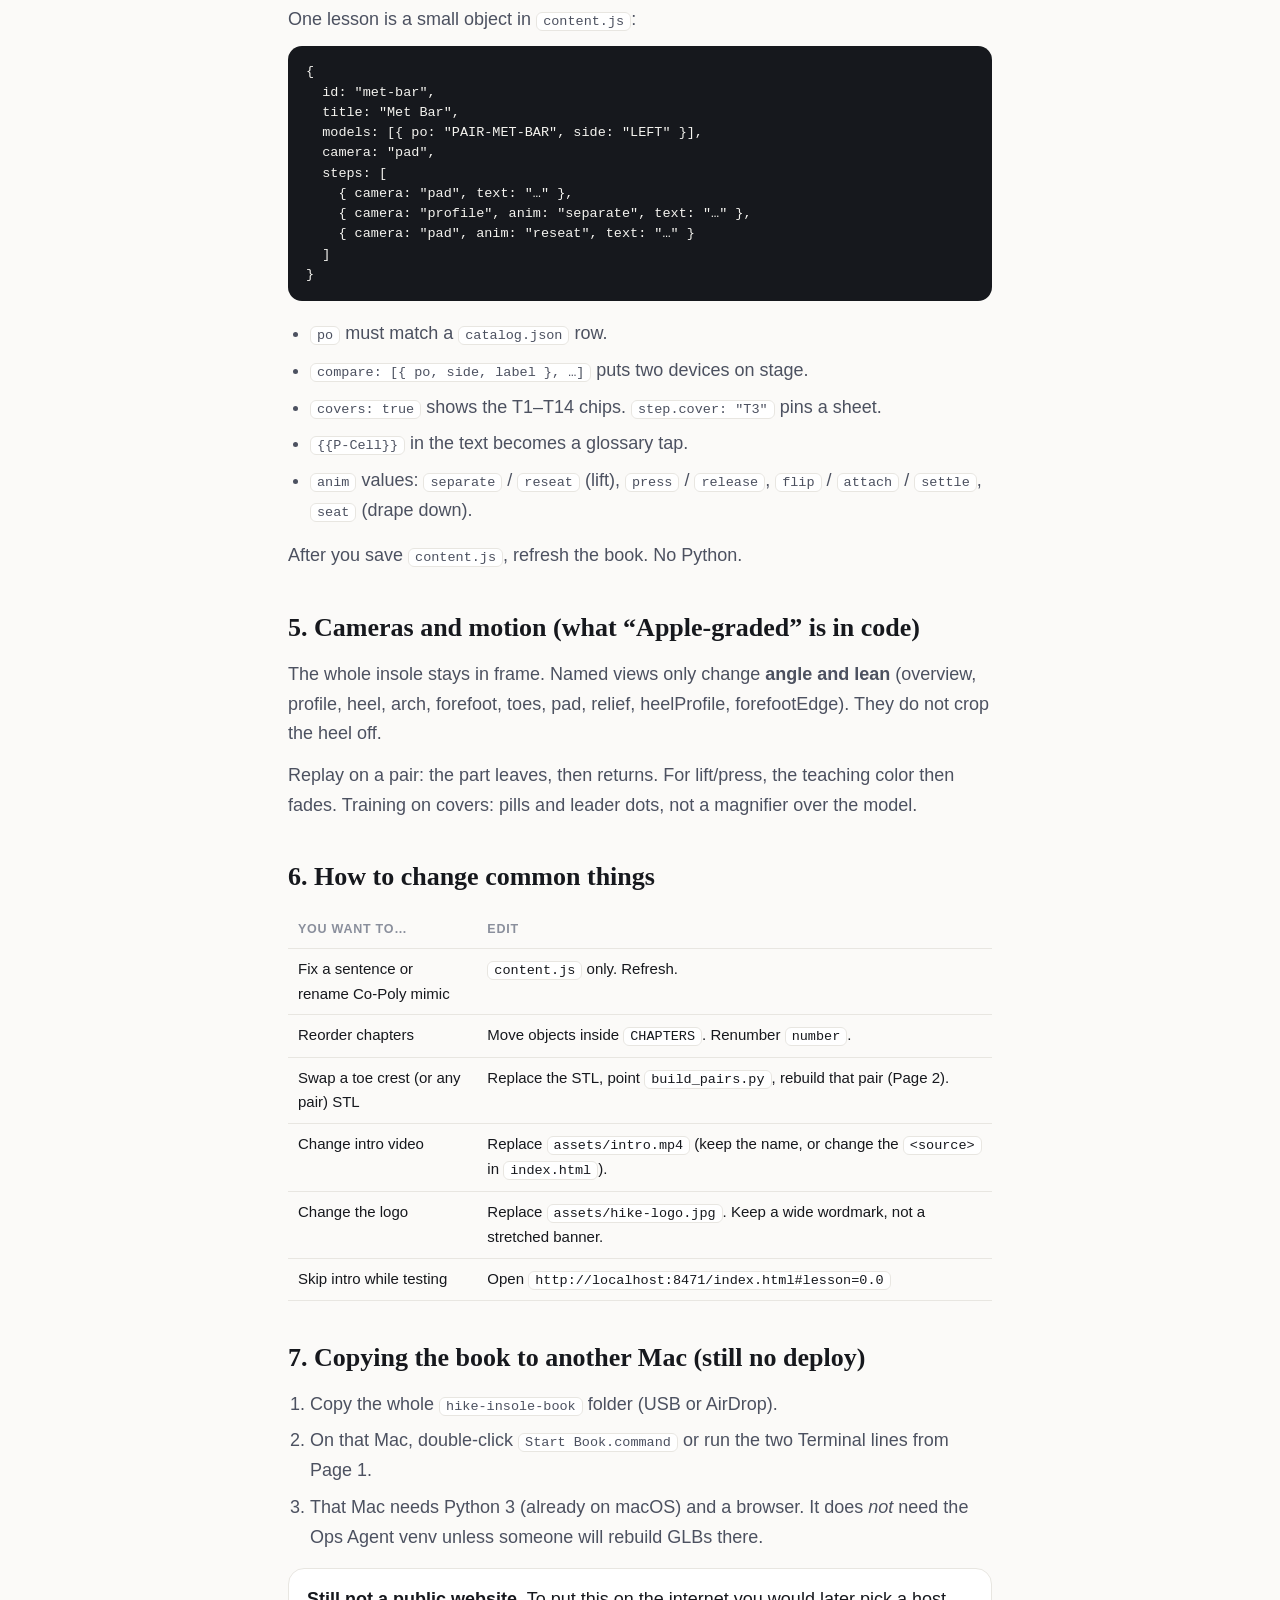
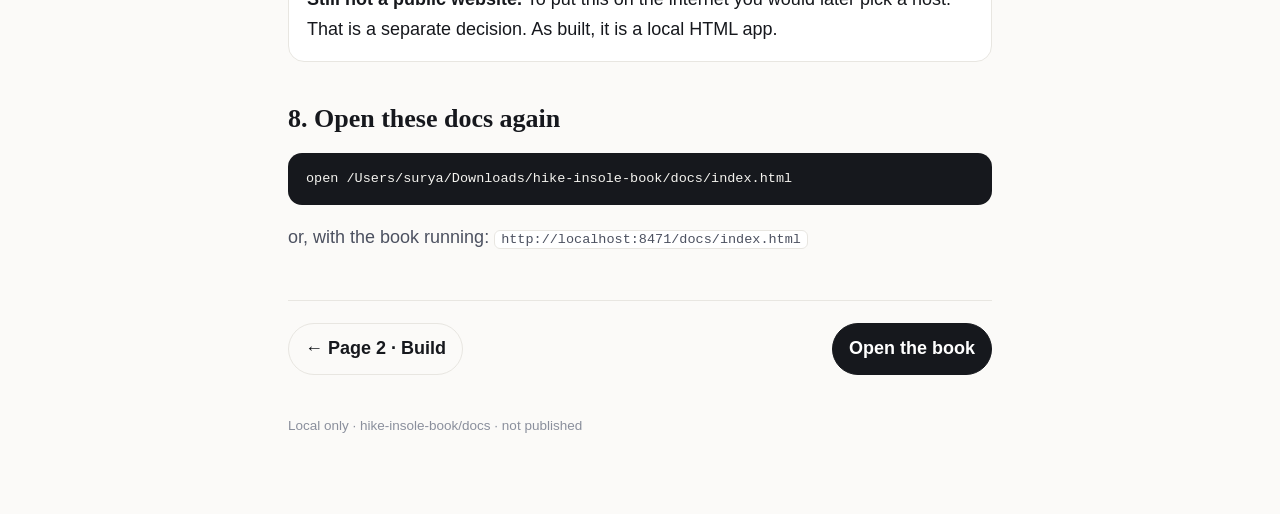
<file: docs/app.html>
<!doctype html>
<html lang="en">
<head>
<meta charset="utf-8">
<meta name="viewport" content="width=device-width, initial-scale=1">
<title>Page 3 · How the website works</title>
<link rel="stylesheet" href="./docs.css">
</head>
<body>
<div class="wrap">
  <header>
    <img src="../assets/hike-logo.jpg" alt="hike">
    <nav>
      <a href="./index.html">1 · Open</a>
      <a href="./build.html">2 · Build</a>
      <a class="on" href="./app.html">3 · Website</a>
    </nav>
  </header>

  <div class="kicker">Build docs · Page 3 of 3</div>
  <h1>How the website is put together</h1>
  <p class="lede">Three files drive almost every click: the page shell, the lesson text, and the viewer. Change text in one place. Change 3D in another. You still never deploy.</p>

  <h2>1. The three files that matter</h2>
  <table>
    <tr><th>File</th><th>Job</th></tr>
    <tr><td><span class="path">index.html</span></td><td>Chrome of the site: intro overlay, syllabus, 3D stage, lesson pane, library, styles. No chapter prose here.</td></tr>
    <tr><td><span class="path">content.js</span></td><td>The course. <code>CHAPTERS</code> is the syllabus order. <code>GLOSSARY</code> is the dotted-term popovers. Edit this to change what a student reads.</td></tr>
    <tr><td><span class="path">app.js</span></td><td>Loads Three.js, reads <span class="path">catalog.json</span>, flies the camera, plays lift / press / flip / drape, runs Training callouts.</td></tr>
  </table>
  <p>Three.js itself is already inside <span class="path">vendor/</span>. The site does not download libraries from the internet.</p>

  <h2>2. What happens when the page loads</h2>
  <ol class="steps">
    <li>A small script in <span class="path">index.html</span> runs the logo, then the video once, then hides the overlay. Deep links (<code>#lesson=1.4</code>) skip that.</li>
    <li><span class="path">app.js</span> fetches <span class="path">catalog.json</span>, draws the syllabus from <code>CHAPTERS</code>, draws the library, and loads the first lesson’s GLB onto the stage.</li>
    <li>Click a syllabus row or a bottom chapter chip → the reader scrolls into view and <code>renderLesson()</code> swaps models and the first step’s camera.</li>
    <li>Next / Back or arrow keys / space move <code>state.step</code>, then <code>state.lesson</code>, then the next chapter.</li>
  </ol>

  <h2>3. The syllabus flow (what the student walks)</h2>
  <ol class="steps">
    <li><b>Meet the insole</b> — landmarks, plantar map, Functional vs Diabetic.</li>
    <li><b>Bases</b> — Bi-Lam vs Tri-Lam (Hike internal company names Sweet / Double / Triple for the finished insole, then durometer, BYO), then Shell / Cork / <b>Co-Poly mimic</b>, then the real UCBL.</li>
    <li><b>Accommodations</b> — what one is, then met bar → pad → neuroma → offload → plug → drill &amp; fill → dancer’s → toe crest → Morton → arch → cuboid / fifth → heel pad &amp; spur → intrinsic then extrinsic wedges.</li>
    <li><b>Top covers</b> — how the sheet is glued heel-first, then T1–T14 at true thickness.</li>
    <li><b>Combinations</b> — Charcot, leftover toolbox names, a stacked shell prescription.</li>
  </ol>
  <p>The library under the reader is the same devices grouped the same way. Every library card that has an add-on can Replay.</p>

  <h2>4. How a lesson is written</h2>
  <p>One lesson is a small object in <span class="path">content.js</span>:</p>
<pre><code>{
  id: "met-bar",
  title: "Met Bar",
  models: [{ po: "PAIR-MET-BAR", side: "LEFT" }],
  camera: "pad",
  steps: [
    { camera: "pad", text: "…" },
    { camera: "profile", anim: "separate", text: "…" },
    { camera: "pad", anim: "reseat", text: "…" }
  ]
}</code></pre>
  <ul class="plain">
    <li><code>po</code> must match a <code>catalog.json</code> row.</li>
    <li><code>compare: [{ po, side, label }, …]</code> puts two devices on stage.</li>
    <li><code>covers: true</code> shows the T1–T14 chips. <code>step.cover: "T3"</code> pins a sheet.</li>
    <li><code>{{P-Cell}}</code> in the text becomes a glossary tap.</li>
    <li><code>anim</code> values: <code>separate</code> / <code>reseat</code> (lift), <code>press</code> / <code>release</code>, <code>flip</code> / <code>attach</code> / <code>settle</code>, <code>seat</code> (drape down).</li>
  </ul>
  <p>After you save <span class="path">content.js</span>, refresh the book. No Python.</p>

  <h2>5. Cameras and motion (what “Apple-graded” is in code)</h2>
  <p>The whole insole stays in frame. Named views only change <b>angle and lean</b> (overview, profile, heel, arch, forefoot, toes, pad, relief, heelProfile, forefootEdge). They do not crop the heel off.</p>
  <p>Replay on a pair: the part leaves, then returns. For lift/press, the teaching color then fades. Training on covers: pills and leader dots, not a magnifier over the model.</p>

  <h2>6. How to change common things</h2>
  <table>
    <tr><th>You want to…</th><th>Edit</th></tr>
    <tr><td>Fix a sentence or rename Co-Poly mimic</td><td><span class="path">content.js</span> only. Refresh.</td></tr>
    <tr><td>Reorder chapters</td><td>Move objects inside <code>CHAPTERS</code>. Renumber <code>number</code>.</td></tr>
    <tr><td>Swap a toe crest (or any pair) STL</td><td>Replace the STL, point <span class="path">build_pairs.py</span>, rebuild that pair (Page 2).</td></tr>
    <tr><td>Change intro video</td><td>Replace <span class="path">assets/intro.mp4</span> (keep the name, or change the <code>&lt;source&gt;</code> in <span class="path">index.html</span>).</td></tr>
    <tr><td>Change the logo</td><td>Replace <span class="path">assets/hike-logo.jpg</span>. Keep a wide wordmark, not a stretched banner.</td></tr>
    <tr><td>Skip intro while testing</td><td>Open <code>http://localhost:8471/index.html#lesson=0.0</code></td></tr>
  </table>

  <h2>7. Copying the book to another Mac (still no deploy)</h2>
  <ol class="steps">
    <li>Copy the whole <span class="path">hike-insole-book</span> folder (USB or AirDrop).</li>
    <li>On that Mac, double-click <span class="path">Start Book.command</span> or run the two Terminal lines from Page 1.</li>
    <li>That Mac needs Python 3 (already on macOS) and a browser. It does <em>not</em> need the Ops Agent venv unless someone will rebuild GLBs there.</li>
  </ol>
  <div class="card">
    <b>Still not a public website.</b> To put this on the internet you would later pick a host. That is a separate decision. As built, it is a local HTML app.
  </div>

  <h2>8. Open these docs again</h2>
<pre><code>open /Users/surya/Downloads/hike-insole-book/docs/index.html</code></pre>
  <p>or, with the book running: <code>http://localhost:8471/docs/index.html</code></p>

  <div class="pager">
    <a href="./build.html">← Page 2 · Build</a>
    <a class="next" href="../index.html">Open the book</a>
  </div>
  <footer>Local only · hike-insole-book/docs · not published</footer>
</div>
</body>
</html>
</file>
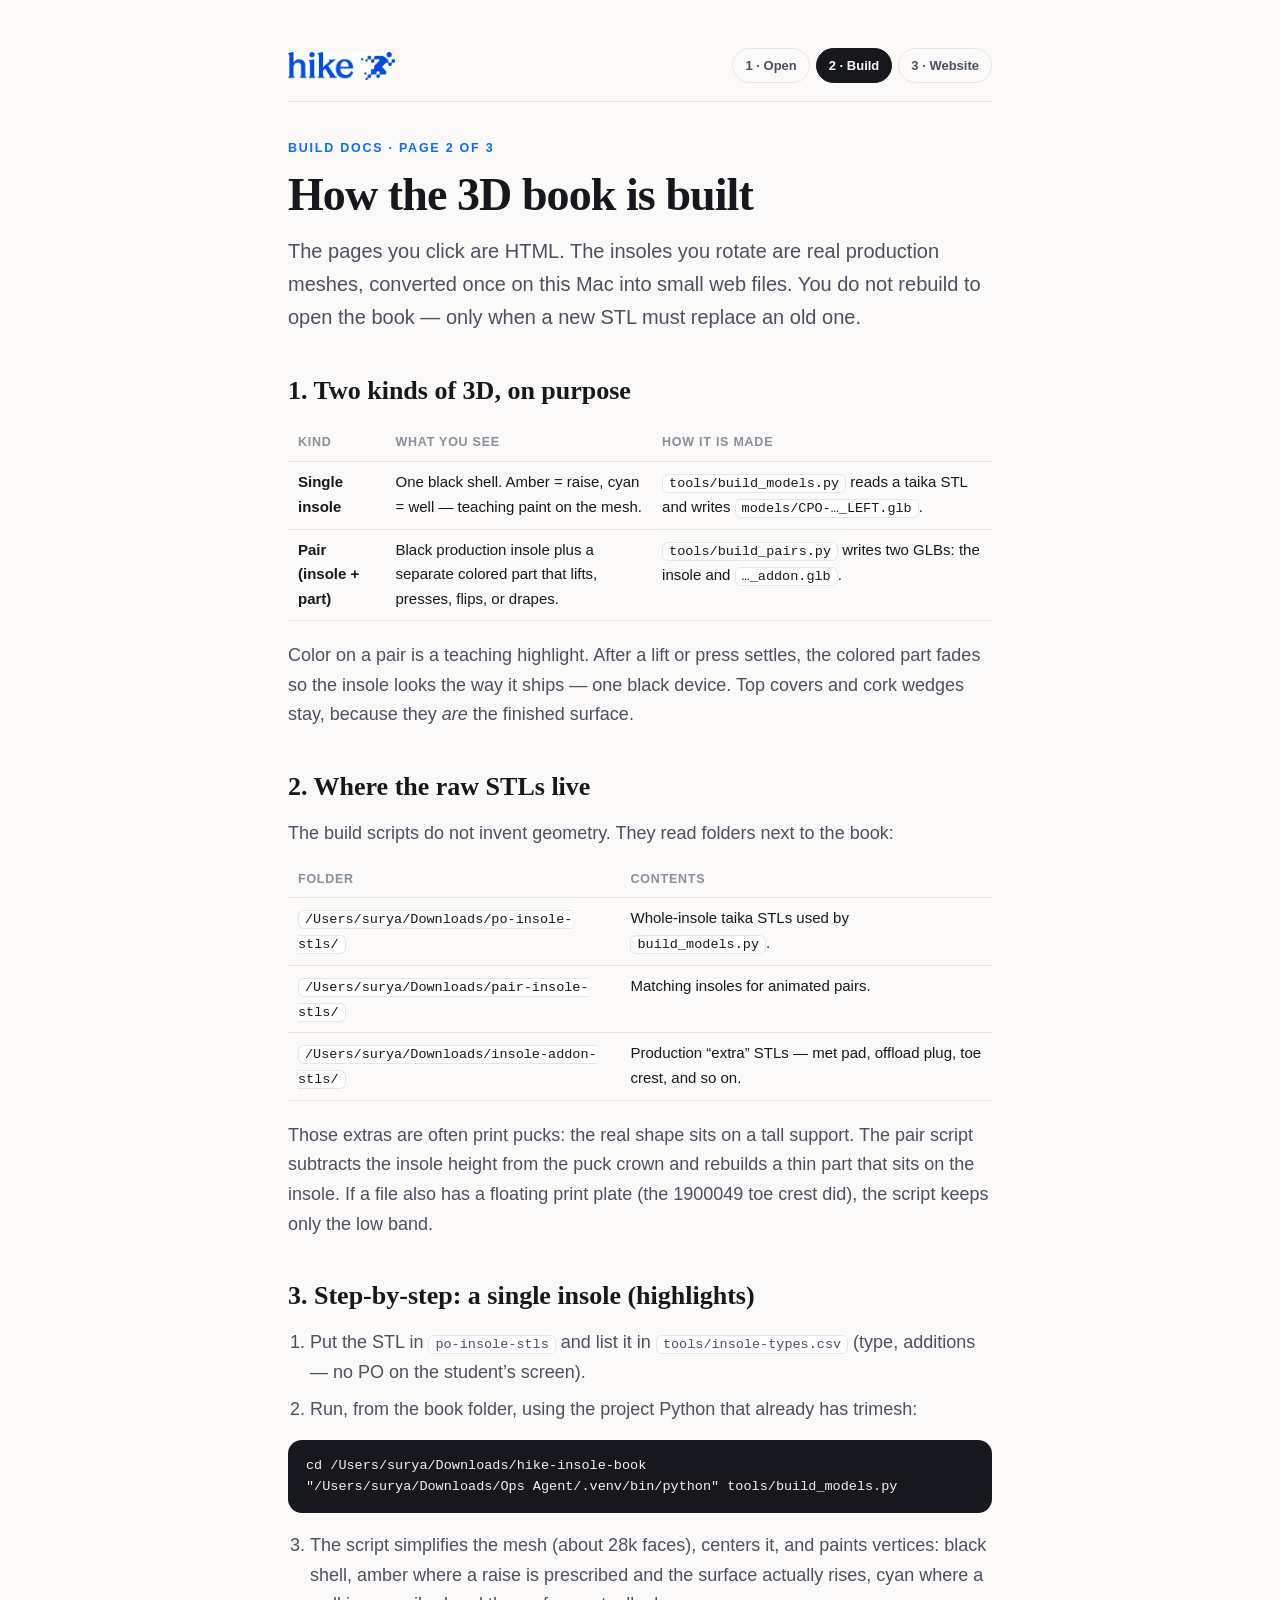
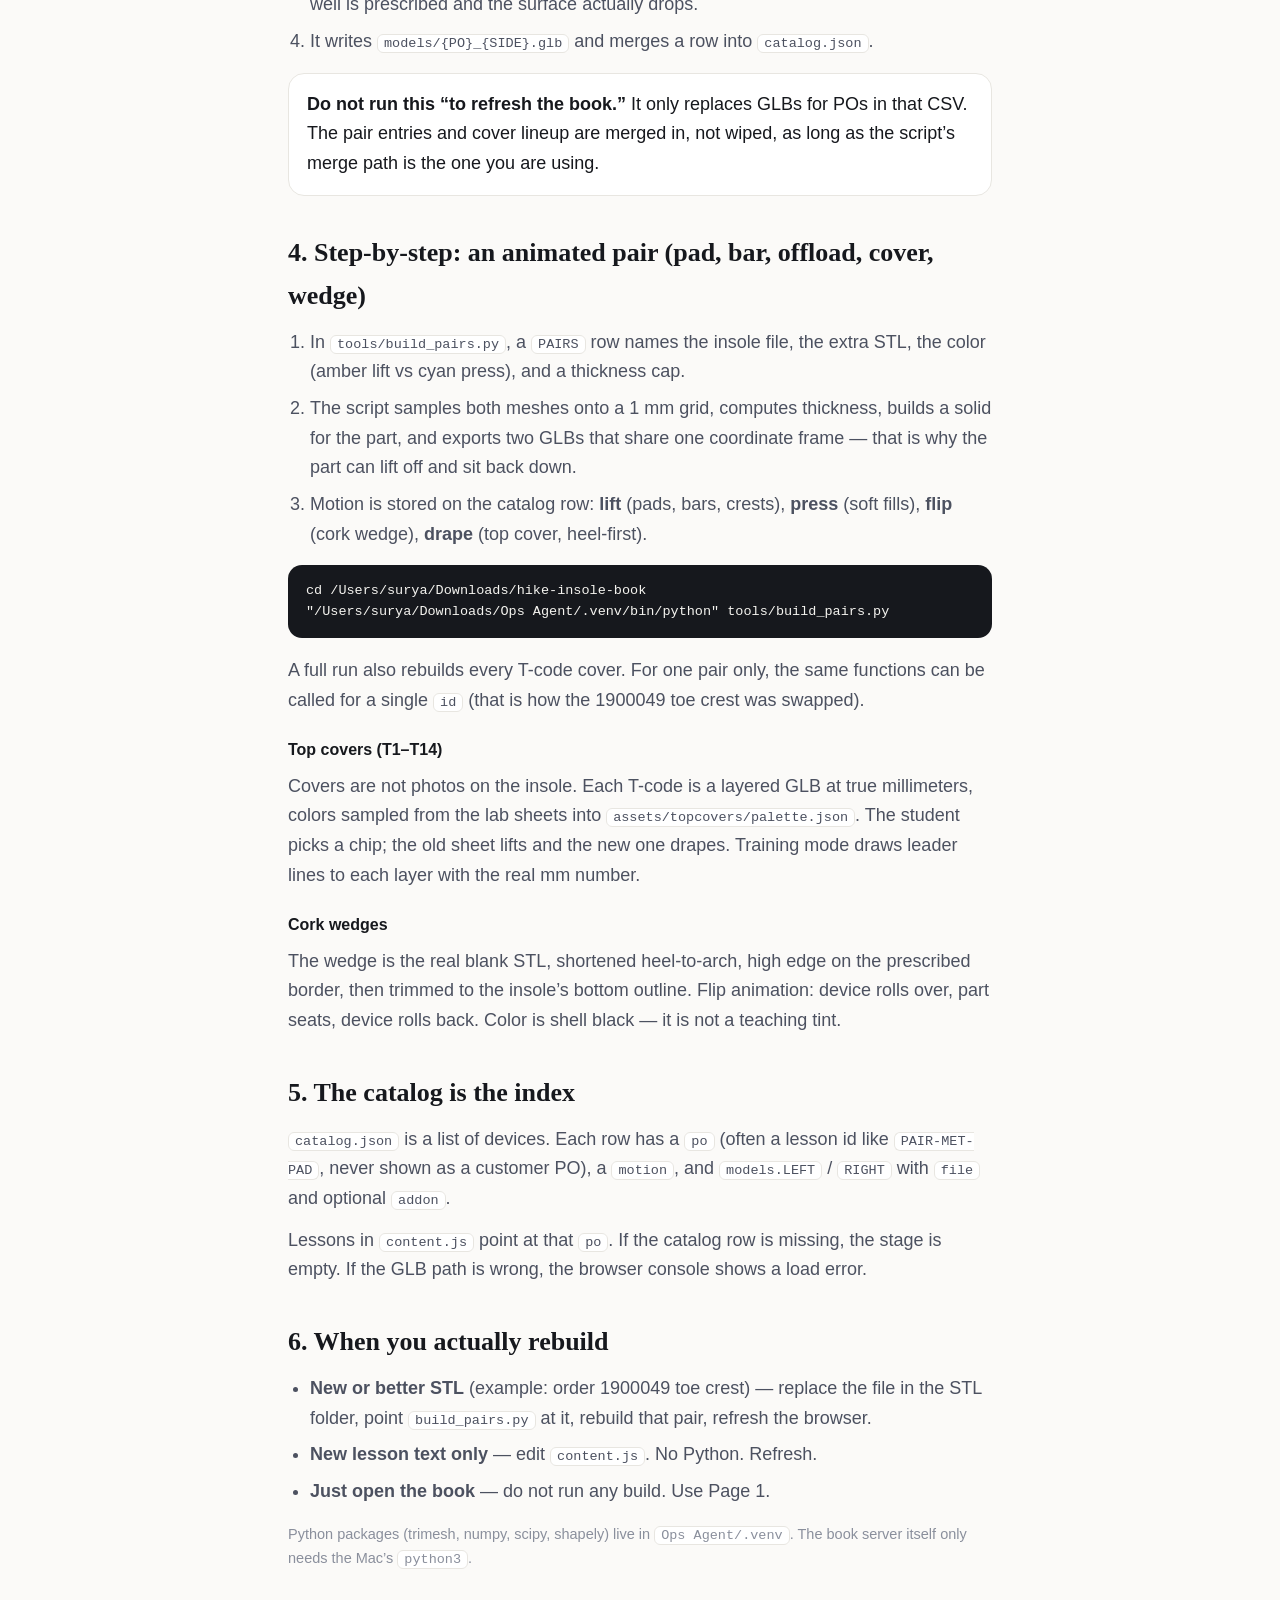
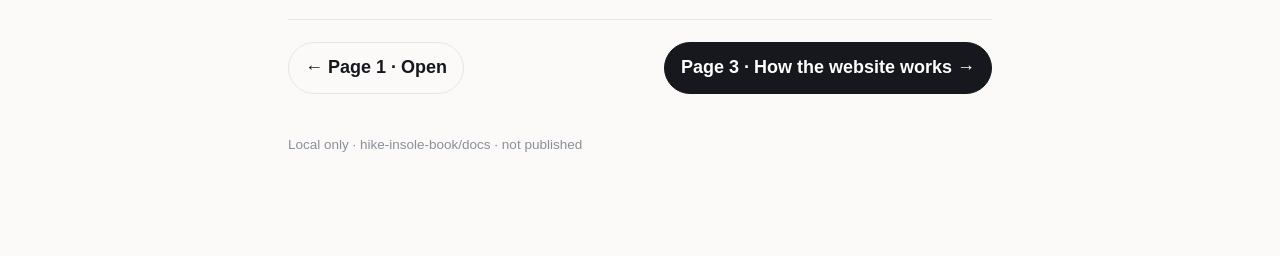
<file: docs/build.html>
<!doctype html>
<html lang="en">
<head>
<meta charset="utf-8">
<meta name="viewport" content="width=device-width, initial-scale=1">
<title>Page 2 · How the 3D is built</title>
<link rel="stylesheet" href="./docs.css">
</head>
<body>
<div class="wrap">
  <header>
    <img src="../assets/hike-logo.jpg" alt="hike">
    <nav>
      <a href="./index.html">1 · Open</a>
      <a class="on" href="./build.html">2 · Build</a>
      <a href="./app.html">3 · Website</a>
    </nav>
  </header>

  <div class="kicker">Build docs · Page 2 of 3</div>
  <h1>How the 3D book is built</h1>
  <p class="lede">The pages you click are HTML. The insoles you rotate are real production meshes, converted once on this Mac into small web files. You do not rebuild to open the book — only when a new STL must replace an old one.</p>

  <h2>1. Two kinds of 3D, on purpose</h2>
  <table>
    <tr><th>Kind</th><th>What you see</th><th>How it is made</th></tr>
    <tr>
      <td><b>Single insole</b></td>
      <td>One black shell. Amber = raise, cyan = well — teaching paint on the mesh.</td>
      <td><span class="path">tools/build_models.py</span> reads a taika STL and writes <span class="path">models/CPO-…_LEFT.glb</span>.</td>
    </tr>
    <tr>
      <td><b>Pair (insole + part)</b></td>
      <td>Black production insole plus a separate colored part that lifts, presses, flips, or drapes.</td>
      <td><span class="path">tools/build_pairs.py</span> writes two GLBs: the insole and <span class="path">…_addon.glb</span>.</td>
    </tr>
  </table>
  <p>Color on a pair is a teaching highlight. After a lift or press settles, the colored part fades so the insole looks the way it ships — one black device. Top covers and cork wedges stay, because they <em>are</em> the finished surface.</p>

  <h2>2. Where the raw STLs live</h2>
  <p>The build scripts do not invent geometry. They read folders next to the book:</p>
  <table>
    <tr><th>Folder</th><th>Contents</th></tr>
    <tr><td><span class="path">/Users/surya/Downloads/po-insole-stls/</span></td><td>Whole-insole taika STLs used by <span class="path">build_models.py</span>.</td></tr>
    <tr><td><span class="path">/Users/surya/Downloads/pair-insole-stls/</span></td><td>Matching insoles for animated pairs.</td></tr>
    <tr><td><span class="path">/Users/surya/Downloads/insole-addon-stls/</span></td><td>Production “extra” STLs — met pad, offload plug, toe crest, and so on.</td></tr>
  </table>
  <p>Those extras are often print pucks: the real shape sits on a tall support. The pair script subtracts the insole height from the puck crown and rebuilds a thin part that sits on the insole. If a file also has a floating print plate (the 1900049 toe crest did), the script keeps only the low band.</p>

  <h2>3. Step-by-step: a single insole (highlights)</h2>
  <ol class="steps">
    <li>Put the STL in <span class="path">po-insole-stls</span> and list it in <span class="path">tools/insole-types.csv</span> (type, additions — no PO on the student’s screen).</li>
    <li>Run, from the book folder, using the project Python that already has trimesh:</li>
  </ol>
<pre><code>cd /Users/surya/Downloads/hike-insole-book
"/Users/surya/Downloads/Ops Agent/.venv/bin/python" tools/build_models.py</code></pre>
  <ol class="steps" start="3">
    <li>The script simplifies the mesh (about 28k faces), centers it, and paints vertices:
      black shell, amber where a raise is prescribed and the surface actually rises, cyan where a well is prescribed and the surface actually drops.</li>
    <li>It writes <span class="path">models/{PO}_{SIDE}.glb</span> and merges a row into <span class="path">catalog.json</span>.</li>
  </ol>
  <div class="card">
    <b>Do not run this “to refresh the book.”</b> It only replaces GLBs for POs in that CSV. The pair entries and cover lineup are merged in, not wiped, as long as the script’s merge path is the one you are using.
  </div>

  <h2>4. Step-by-step: an animated pair (pad, bar, offload, cover, wedge)</h2>
  <ol class="steps">
    <li>In <span class="path">tools/build_pairs.py</span>, a <code>PAIRS</code> row names the insole file, the extra STL, the color (amber lift vs cyan press), and a thickness cap.</li>
    <li>The script samples both meshes onto a 1 mm grid, computes thickness, builds a solid for the part, and exports two GLBs that share one coordinate frame — that is why the part can lift off and sit back down.</li>
    <li>Motion is stored on the catalog row:
      <b>lift</b> (pads, bars, crests), <b>press</b> (soft fills), <b>flip</b> (cork wedge), <b>drape</b> (top cover, heel-first).</li>
  </ol>
<pre><code>cd /Users/surya/Downloads/hike-insole-book
"/Users/surya/Downloads/Ops Agent/.venv/bin/python" tools/build_pairs.py</code></pre>
  <p>A full run also rebuilds every T-code cover. For one pair only, the same functions can be called for a single <code>id</code> (that is how the 1900049 toe crest was swapped).</p>

  <h3>Top covers (T1–T14)</h3>
  <p>Covers are not photos on the insole. Each T-code is a layered GLB at true millimeters, colors sampled from the lab sheets into <span class="path">assets/topcovers/palette.json</span>. The student picks a chip; the old sheet lifts and the new one drapes. Training mode draws leader lines to each layer with the real mm number.</p>

  <h3>Cork wedges</h3>
  <p>The wedge is the real blank STL, shortened heel-to-arch, high edge on the prescribed border, then trimmed to the insole’s bottom outline. Flip animation: device rolls over, part seats, device rolls back. Color is shell black — it is not a teaching tint.</p>

  <h2>5. The catalog is the index</h2>
  <p><span class="path">catalog.json</span> is a list of devices. Each row has a <code>po</code> (often a lesson id like <code>PAIR-MET-PAD</code>, never shown as a customer PO), a <code>motion</code>, and <code>models.LEFT</code> / <code>RIGHT</code> with <code>file</code> and optional <code>addon</code>.</p>
  <p>Lessons in <span class="path">content.js</span> point at that <code>po</code>. If the catalog row is missing, the stage is empty. If the GLB path is wrong, the browser console shows a load error.</p>

  <h2>6. When you actually rebuild</h2>
  <ul class="plain">
    <li><b>New or better STL</b> (example: order 1900049 toe crest) — replace the file in the STL folder, point <span class="path">build_pairs.py</span> at it, rebuild that pair, refresh the browser.</li>
    <li><b>New lesson text only</b> — edit <span class="path">content.js</span>. No Python. Refresh.</li>
    <li><b>Just open the book</b> — do not run any build. Use Page 1.</li>
  </ul>
  <p class="note">Python packages (trimesh, numpy, scipy, shapely) live in <span class="path">Ops Agent/.venv</span>. The book server itself only needs the Mac’s <code>python3</code>.</p>

  <div class="pager">
    <a href="./index.html">← Page 1 · Open</a>
    <a class="next" href="./app.html">Page 3 · How the website works →</a>
  </div>
  <footer>Local only · hike-insole-book/docs · not published</footer>
</div>
</body>
</html>
</file>
<file: docs/docs.css>
:root{
  --ink:#16181d; --ink-2:#4c5160; --ink-3:#8a8f9c;
  --paper:#fbfaf8; --card:#fff; --line:#e8e6e1;
  --accent:#0a6cff;
  --sans:-apple-system,BlinkMacSystemFont,"SF Pro Text","Helvetica Neue",Inter,sans-serif;
  --serif:"New York","Iowan Old Style",Georgia,serif;
}
*{box-sizing:border-box;margin:0}
html{scroll-behavior:smooth}
body{background:var(--paper);color:var(--ink);font-family:var(--sans);
     font-size:18px;line-height:1.65;-webkit-font-smoothing:antialiased}
a{color:var(--accent);text-decoration:none}
a:hover{text-decoration:underline}
.wrap{max-width:760px;margin:0 auto;padding:48px 28px 80px}
header{display:flex;align-items:center;justify-content:space-between;
       gap:16px;margin-bottom:36px;padding-bottom:18px;border-bottom:1px solid var(--line)}
header img{height:28px;width:auto;object-fit:contain}
header nav{display:flex;gap:6px;flex-wrap:wrap}
header nav a{font-size:13px;font-weight:650;padding:6px 12px;border-radius:999px;
             border:1px solid var(--line);color:var(--ink-2);text-decoration:none}
header nav a.on, header nav a:hover{background:var(--ink);color:#fff;border-color:var(--ink);text-decoration:none}
.kicker{font-size:12.5px;font-weight:650;letter-spacing:.14em;text-transform:uppercase;
        color:var(--accent);margin-bottom:10px}
h1{font-family:var(--serif);font-size:clamp(32px,5vw,46px);font-weight:600;
   letter-spacing:-.02em;line-height:1.12;margin-bottom:14px}
h2{font-family:var(--serif);font-size:26px;font-weight:600;margin:36px 0 10px}
h3{font-size:16px;font-weight:650;margin:22px 0 8px}
p,li{color:var(--ink-2)}
p+p{margin-top:12px}
.lede{font-size:20px;color:var(--ink-2);margin-bottom:8px}
ol.steps, ul.plain{padding-left:22px;margin:10px 0 16px}
ol.steps li, ul.plain li{margin:7px 0}
code,kbd,.path{font-family:ui-monospace,SFMono-Regular,Menlo,monospace;
               font-size:13.5px;background:#fff;border:1px solid var(--line);
               border-radius:6px;padding:1px 6px}
pre{background:#16181d;color:#f4f3ef;border-radius:14px;padding:16px 18px;
    overflow:auto;font-size:13.5px;line-height:1.5;margin:12px 0 18px}
pre code{background:none;border:0;color:inherit;padding:0;font-size:inherit}
.card{background:var(--card);border:1px solid var(--line);border-radius:16px;
      padding:16px 18px;margin:14px 0}
.card b{color:var(--ink)}
table{width:100%;border-collapse:collapse;font-size:15px;margin:12px 0 20px}
th,td{text-align:left;padding:8px 10px;border-bottom:1px solid var(--line);vertical-align:top}
th{font-size:12.5px;letter-spacing:.06em;text-transform:uppercase;color:var(--ink-3);font-weight:650}
.pager{display:flex;justify-content:space-between;gap:12px;margin-top:48px;
       padding-top:22px;border-top:1px solid var(--line)}
.pager a{display:inline-flex;align-items:center;gap:8px;font-weight:650;
         padding:10px 16px;border-radius:999px;border:1px solid var(--line);
         color:var(--ink);text-decoration:none}
.pager a.next{background:var(--ink);color:#fff;border-color:var(--ink)}
.note{font-size:14.5px;color:var(--ink-3);margin-top:8px}
footer{margin-top:40px;font-size:13.5px;color:var(--ink-3)}
</file>
